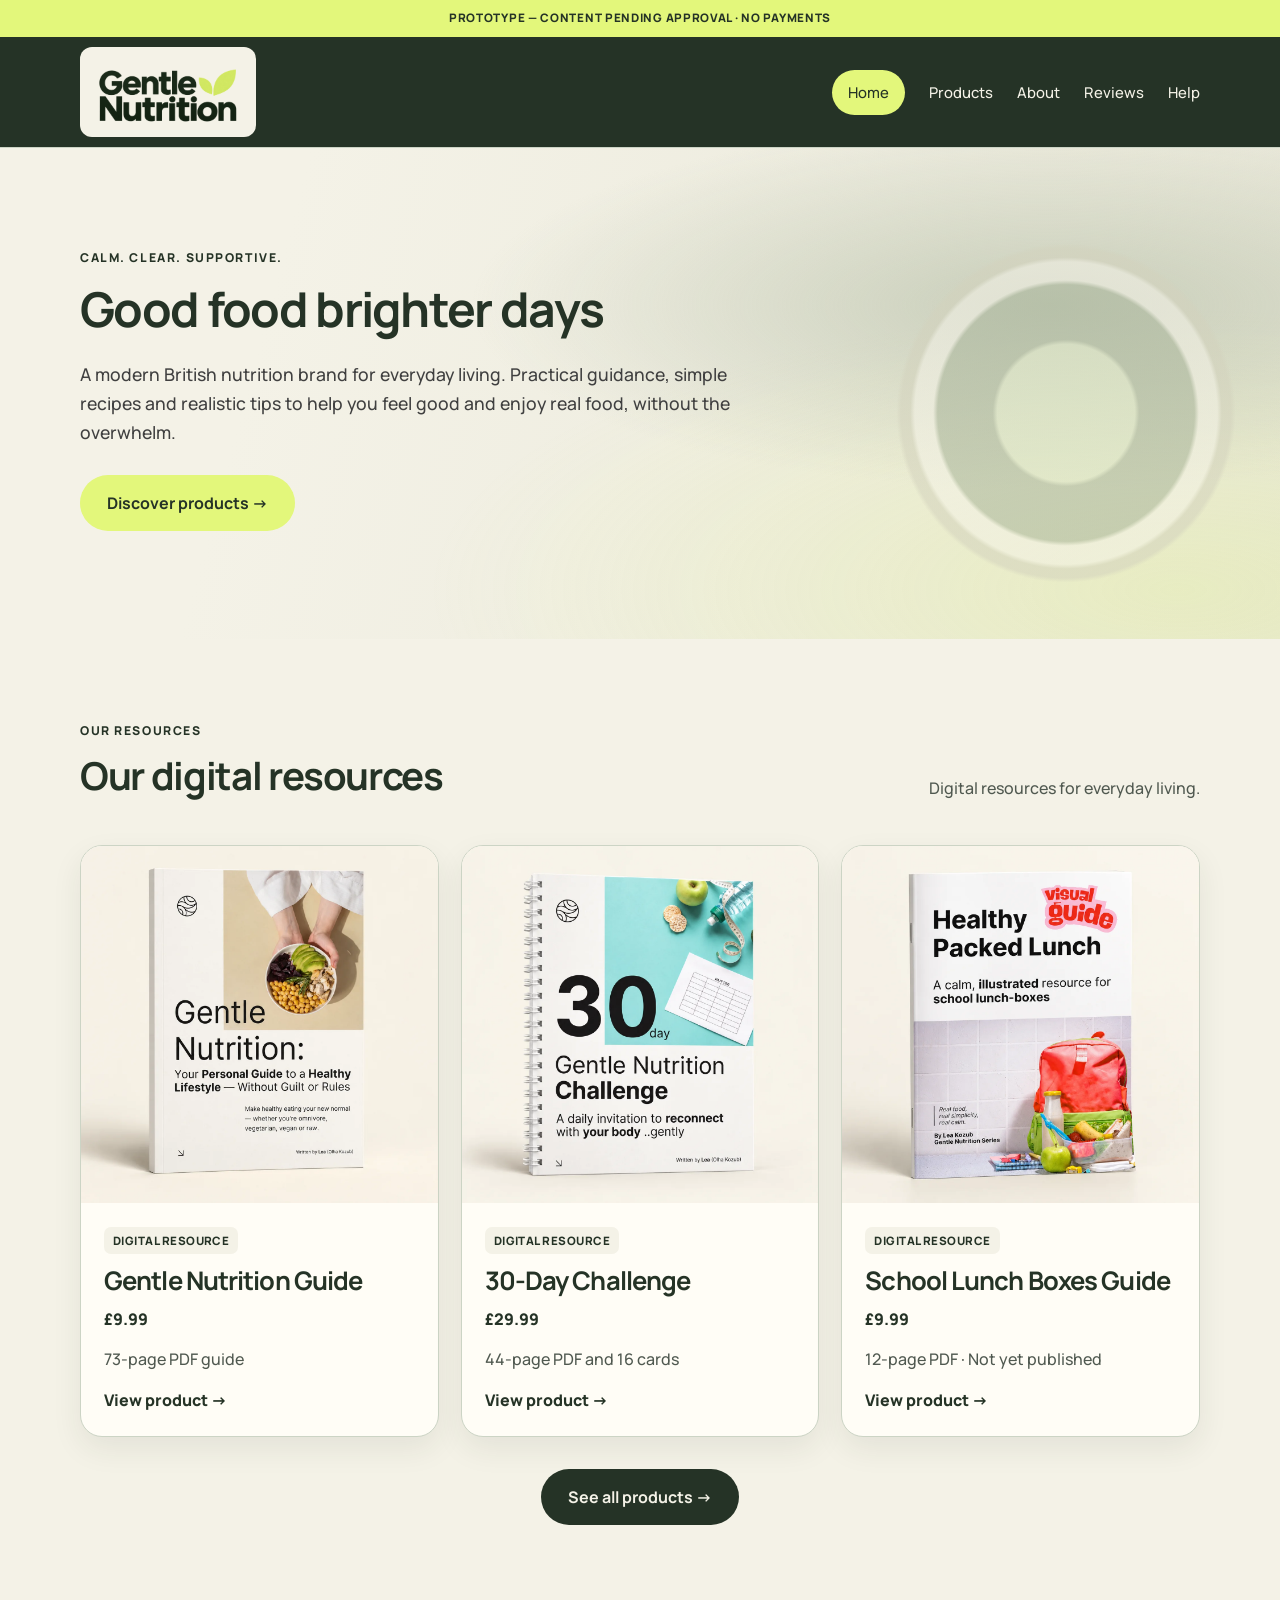
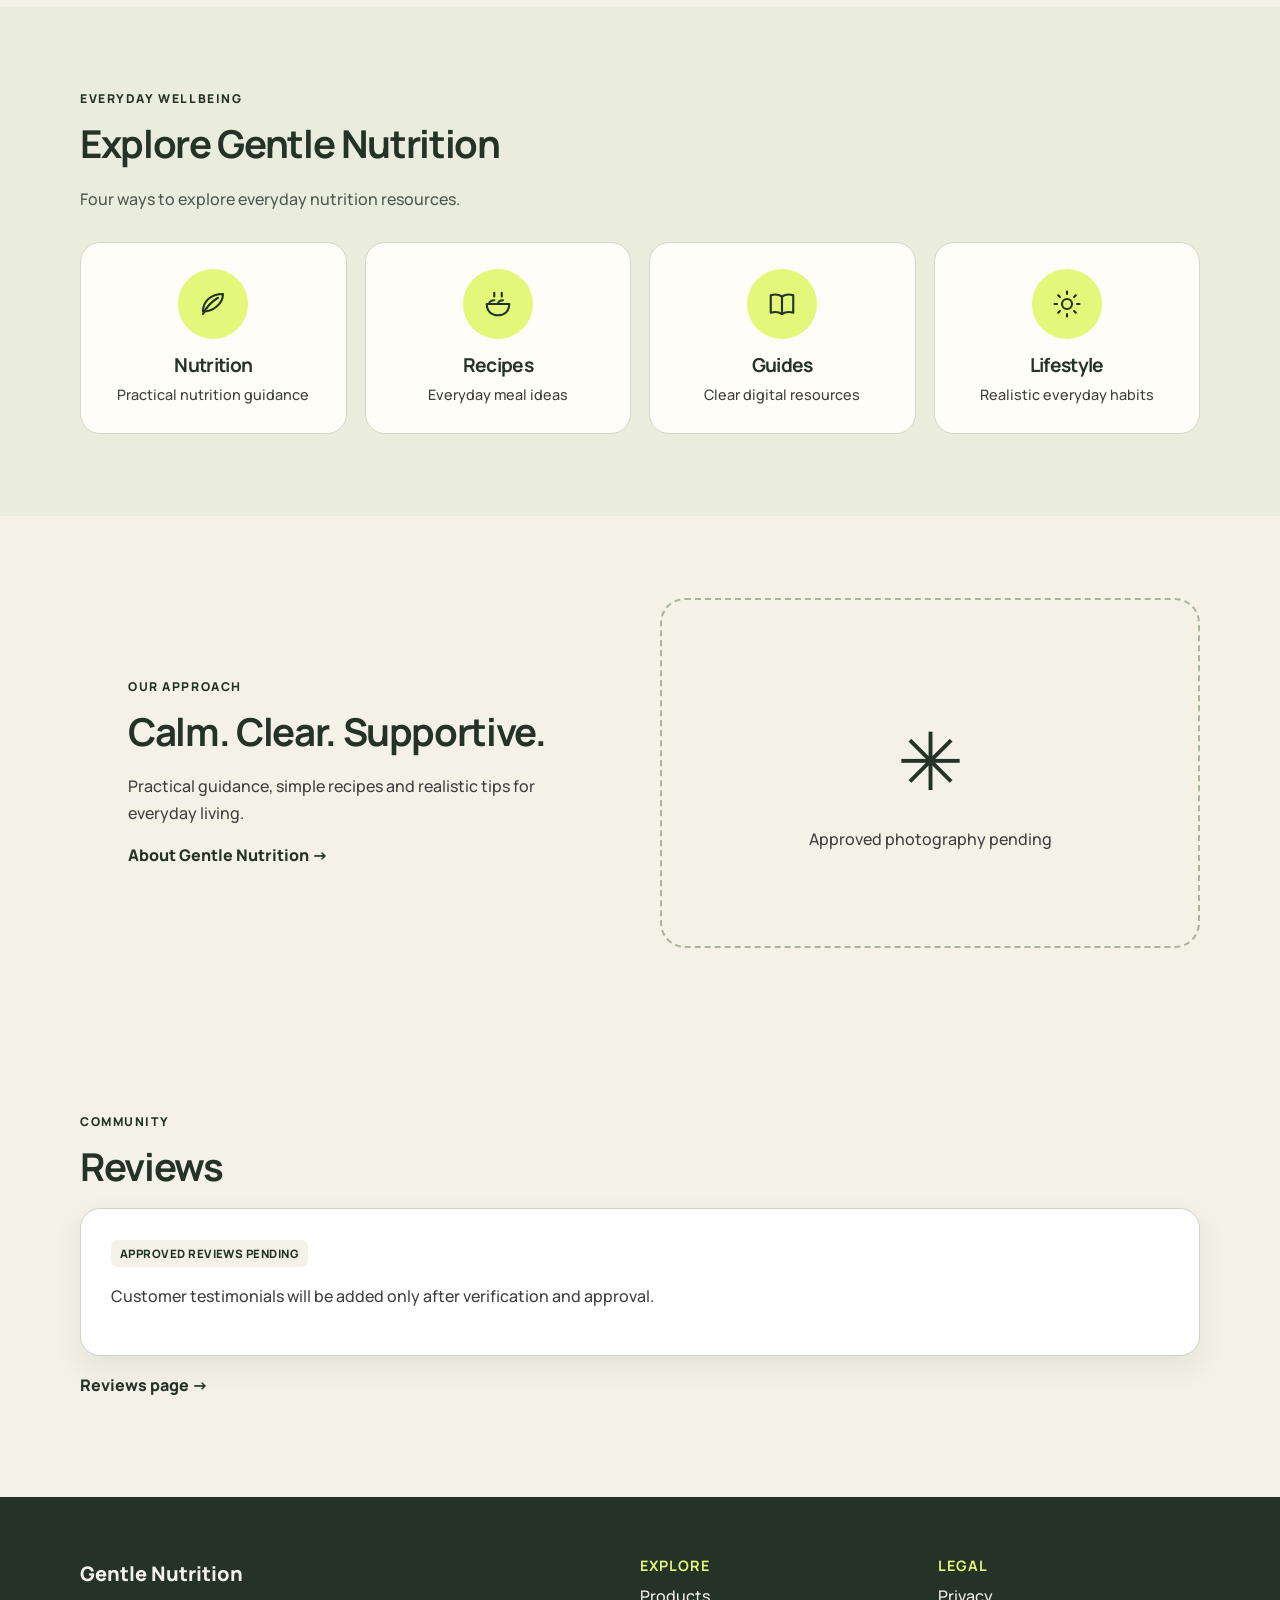
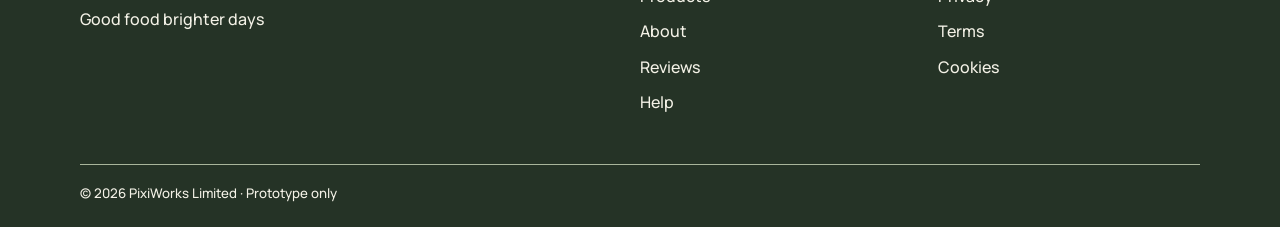
<file: index.html>
<!DOCTYPE html>
<html lang="en"><head><meta charset="utf-8"/><meta content="width=device-width,initial-scale=1" name="viewport"/><meta content="Gentle Nutrition: practical nutrition guidance and digital resources" name="description"/><title>Home | Gentle Nutrition Demo</title><link href="style.css" rel="stylesheet"/><script defer="" src="script.js"></script></head><body><a class="skip-link" href="#main">Skip to main content</a><div class="demo-banner">PROTOTYPE — CONTENT PENDING APPROVAL · NO PAYMENTS</div>
<header class="site-header"><div class="container header-inner"><a class="brand" href="index.html"><img alt="Gentle Nutrition" class="official-logo" src="assets/gentle-nutrition-official-dark-logo.png"/></a><button aria-controls="main-nav" aria-expanded="false" class="menu-toggle" type="button">☰ Menu</button><nav aria-label="Main navigation" id="main-nav"><a href="index.html" aria-current="page">Home</a><a href="products.html">Products</a><a href="about.html">About</a><a href="reviews.html">Reviews</a><a href="faq.html">Help</a></nav></div></header><main id="main"><section class="hero"><div class="container hero-content"><p class="eyebrow">CALM. CLEAR. SUPPORTIVE.</p><h1>Good food brighter days</h1><p>A modern British nutrition brand for everyday living. Practical guidance, simple recipes and realistic tips to help you feel good and enjoy real food, without the overwhelm.</p><a class="btn btn-primary" href="products.html">Discover products →</a></div></section><section class="section"><div class="container"><div class="section-heading"><div><p class="eyebrow">OUR RESOURCES</p><h2>Our digital resources</h2></div><p class="muted">Digital resources for everyday living.</p></div><div class="product-grid featured-grid"><a class="product-card" href="product.html?id=guide"><div class="cover cover-guide"><img alt="Gentle Nutrition Guide cover" class="product-cover-image" loading="lazy" src="assets/guide.webp"/></div><div class="product-card-content"><div class="tiny-label">DIGITAL RESOURCE</div><h3>Gentle Nutrition Guide</h3><p class="price-small">£9.99</p><p>73-page PDF guide</p><span class="text-link">View product →</span></div></a><a class="product-card" href="product.html?id=challenge"><div class="cover cover-challenge"><img alt="30-Day Challenge cover" class="product-cover-image" loading="lazy" src="assets/challenge.webp"/></div><div class="product-card-content"><div class="tiny-label">DIGITAL RESOURCE</div><h3>30-Day Challenge</h3><p class="price-small">£29.99</p><p>44-page PDF and 16 cards</p><span class="text-link">View product →</span></div></a><a class="product-card" href="product.html?id=lunchboxes"><div class="cover cover-lunchboxes"><img alt="School Lunch Boxes Guide cover" class="product-cover-image" loading="lazy" src="assets/lunchboxes.webp"/></div><div class="product-card-content"><div class="tiny-label">DIGITAL RESOURCE</div><h3>School Lunch Boxes Guide</h3><p class="price-small">£9.99</p><p>12-page PDF · Not yet published</p><span class="text-link">View product →</span></div></a></div><div class="centered"><a class="btn btn-secondary" href="products.html">See all products →</a></div></div></section><section class="section explore-icons" aria-labelledby="explore-heading"><div class="container"><p class="eyebrow">EVERYDAY WELLBEING</p><h2 id="explore-heading">Explore Gentle Nutrition</h2><p class="muted">Four ways to explore everyday nutrition resources.</p><div class="icon-grid"><div class="icon-topic"><span class="icon-circle"><svg viewBox="0 0 24 24" width="30" height="30" fill="none" stroke="currentColor" stroke-width="1.7" stroke-linecap="round" stroke-linejoin="round" aria-hidden="true"><path d="M20 4C10 4 4 10 4 18c8 0 16-6 16-14Z"/><path d="M4 20c3-6 7-10 12-13"/></svg></span><h3>Nutrition</h3><p>Practical nutrition guidance</p></div><div class="icon-topic"><span class="icon-circle"><svg viewBox="0 0 24 24" width="30" height="30" fill="none" stroke="currentColor" stroke-width="1.7" stroke-linecap="round" stroke-linejoin="round" aria-hidden="true"><path d="M3 12h18c0 6-4 9-9 9s-9-3-9-9Z"/><path d="M5 12c0-2 2-3 4-3m3 3c0-2 2-3 4-3M9 3v3m6-3v3"/></svg></span><h3>Recipes</h3><p>Everyday meal ideas</p></div><div class="icon-topic"><span class="icon-circle"><svg viewBox="0 0 24 24" width="30" height="30" fill="none" stroke="currentColor" stroke-width="1.7" stroke-linecap="round" stroke-linejoin="round" aria-hidden="true"><path d="M12 6c-3-2-6-2-9-1v14c3-1 6-1 9 1 3-2 6-2 9-1V5c-3-1-6-1-9 1Z"/><path d="M12 6v14"/></svg></span><h3>Guides</h3><p>Clear digital resources</p></div><div class="icon-topic"><span class="icon-circle"><svg viewBox="0 0 24 24" width="30" height="30" fill="none" stroke="currentColor" stroke-width="1.7" stroke-linecap="round" stroke-linejoin="round" aria-hidden="true"><circle cx="12" cy="12" r="4"/><path d="M12 2v2m0 16v2M4.93 4.93l1.41 1.41m11.32 11.32 1.41 1.41M2 12h2m16 0h2M4.93 19.07l1.41-1.41M17.66 6.34l1.41-1.41"/></svg></span><h3>Lifestyle</h3><p>Realistic everyday habits</p></div></div></div></section><section class="section cream-section"><div class="container split"><div class="feature-panel"><p class="eyebrow">OUR APPROACH</p><h2>Calm. Clear. Supportive.</h2><p>Practical guidance, simple recipes and realistic tips for everyday living.</p><a class="text-link" href="about.html">About Gentle Nutrition →</a></div><div class="image-placeholder"><span aria-hidden="true" class="illustration-leaf">✳</span><span>Approved photography pending</span></div></div></section><section class="section" id="reviews"><div class="container"><p class="eyebrow">COMMUNITY</p><h2>Reviews</h2><div class="review-card"><span class="draft-tag">APPROVED REVIEWS PENDING</span><p>Customer testimonials will be added only after verification and approval.</p></div><p><a class="text-link" href="reviews.html">Reviews page →</a></p></div></section></main><footer class="site-footer"><div class="container footer-grid"><div><a class="footer-brand" href="index.html">Gentle Nutrition</a><p>Good food brighter days</p></div><div><h3>EXPLORE</h3><a href="products.html">Products</a><a href="about.html">About</a><a href="reviews.html">Reviews</a><a href="faq.html">Help</a></div><div><h3>LEGAL</h3><a href="privacy.html">Privacy</a><a href="terms.html">Terms</a><a href="cookies.html">Cookies</a></div></div><div class="container footer-bottom">© <span data-year=""></span> PixiWorks Limited · Prototype only</div></footer></body></html>
</file>
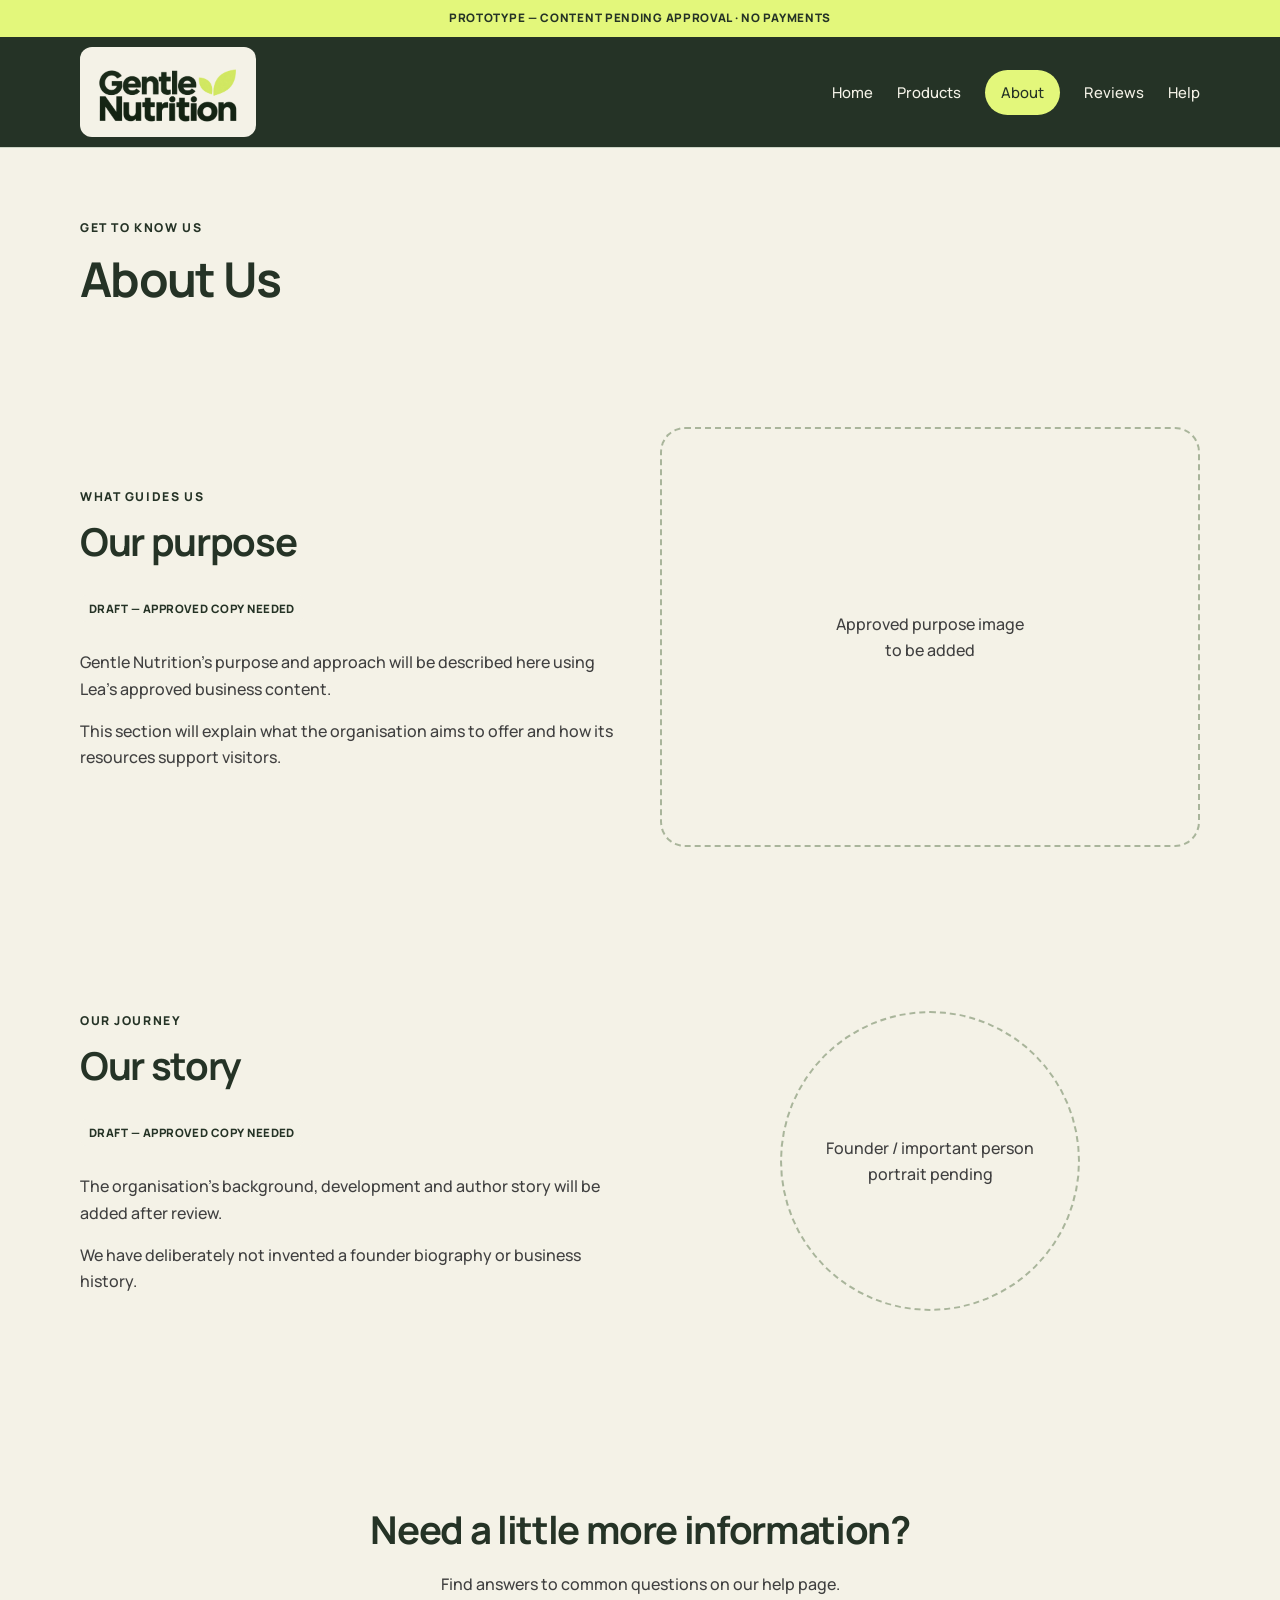
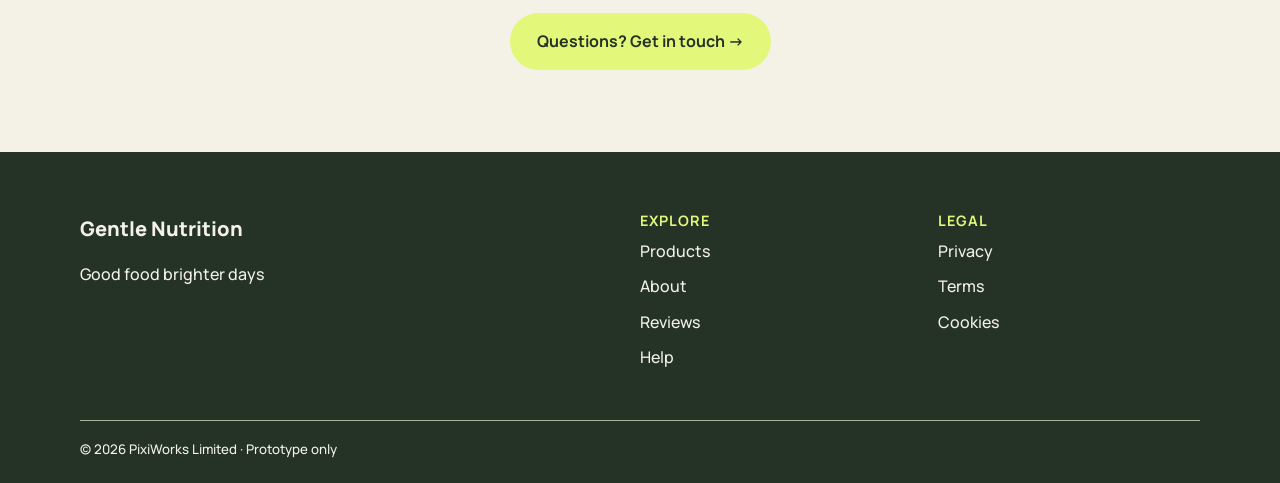
<file: about.html>
<!DOCTYPE html>
<html lang="en"><head><meta charset="utf-8"/><meta content="width=device-width,initial-scale=1" name="viewport"/><meta content="Gentle Nutrition website layout prototype based on team wireframes" name="description"/><title>About Us | Gentle Nutrition Demo</title><link href="style.css" rel="stylesheet"/><script defer="" src="script.js"></script></head><body><a class="skip-link" href="#main">Skip to main content</a><div class="demo-banner">PROTOTYPE — CONTENT PENDING APPROVAL · NO PAYMENTS</div>
<header class="site-header"><div class="container header-inner"><a class="brand" href="index.html"><img alt="Gentle Nutrition" class="official-logo" src="assets/gentle-nutrition-official-dark-logo.png"/></a><button aria-controls="main-nav" aria-expanded="false" class="menu-toggle" type="button">☰ Menu</button><nav aria-label="Main navigation" id="main-nav"><a href="index.html">Home</a><a href="products.html">Products</a><a href="about.html" aria-current="page">About</a><a href="reviews.html">Reviews</a><a href="faq.html">Help</a></nav></div></header><main id="main"><section class="page-intro"><div class="container"><p class="eyebrow">GET TO KNOW US</p><h1>About Us</h1></div></section><section class="section compact-top"><div class="container about-block"><div><p class="eyebrow">WHAT GUIDES US</p><h2>Our purpose</h2><p class="draft-tag">DRAFT — APPROVED COPY NEEDED</p><p>Gentle Nutrition's purpose and approach will be described here using Lea's approved business content.</p><p>This section will explain what the organisation aims to offer and how its resources support visitors.</p></div><div class="image-placeholder tall-image">Approved purpose image<br/>to be added</div></div></section><section class="section cream-section"><div class="container about-block"><div><p class="eyebrow">OUR JOURNEY</p><h2>Our story</h2><p class="draft-tag">DRAFT — APPROVED COPY NEEDED</p><p>The organisation's background, development and author story will be added after review.</p><p>We have deliberately not invented a founder biography or business history.</p></div><div aria-label="Placeholder for founder or important person portrait" class="portrait-placeholder" role="img">Founder / important person<br/>portrait pending</div></div></section><section class="section"><div class="container centered"><h2>Need a little more information?</h2><p>Find answers to common questions on our help page.</p><a class="btn btn-primary" href="faq.html">Questions? Get in touch →</a></div></section></main><footer class="site-footer"><div class="container footer-grid"><div><a class="footer-brand" href="index.html">Gentle Nutrition</a><p>Good food brighter days</p></div><div><h3>EXPLORE</h3><a href="products.html">Products</a><a href="about.html">About</a><a href="reviews.html">Reviews</a><a href="faq.html">Help</a></div><div><h3>LEGAL</h3><a href="privacy.html">Privacy</a><a href="terms.html">Terms</a><a href="cookies.html">Cookies</a></div></div><div class="container footer-bottom">© <span data-year=""></span> PixiWorks Limited · Prototype only</div></footer></body></html>
</file>
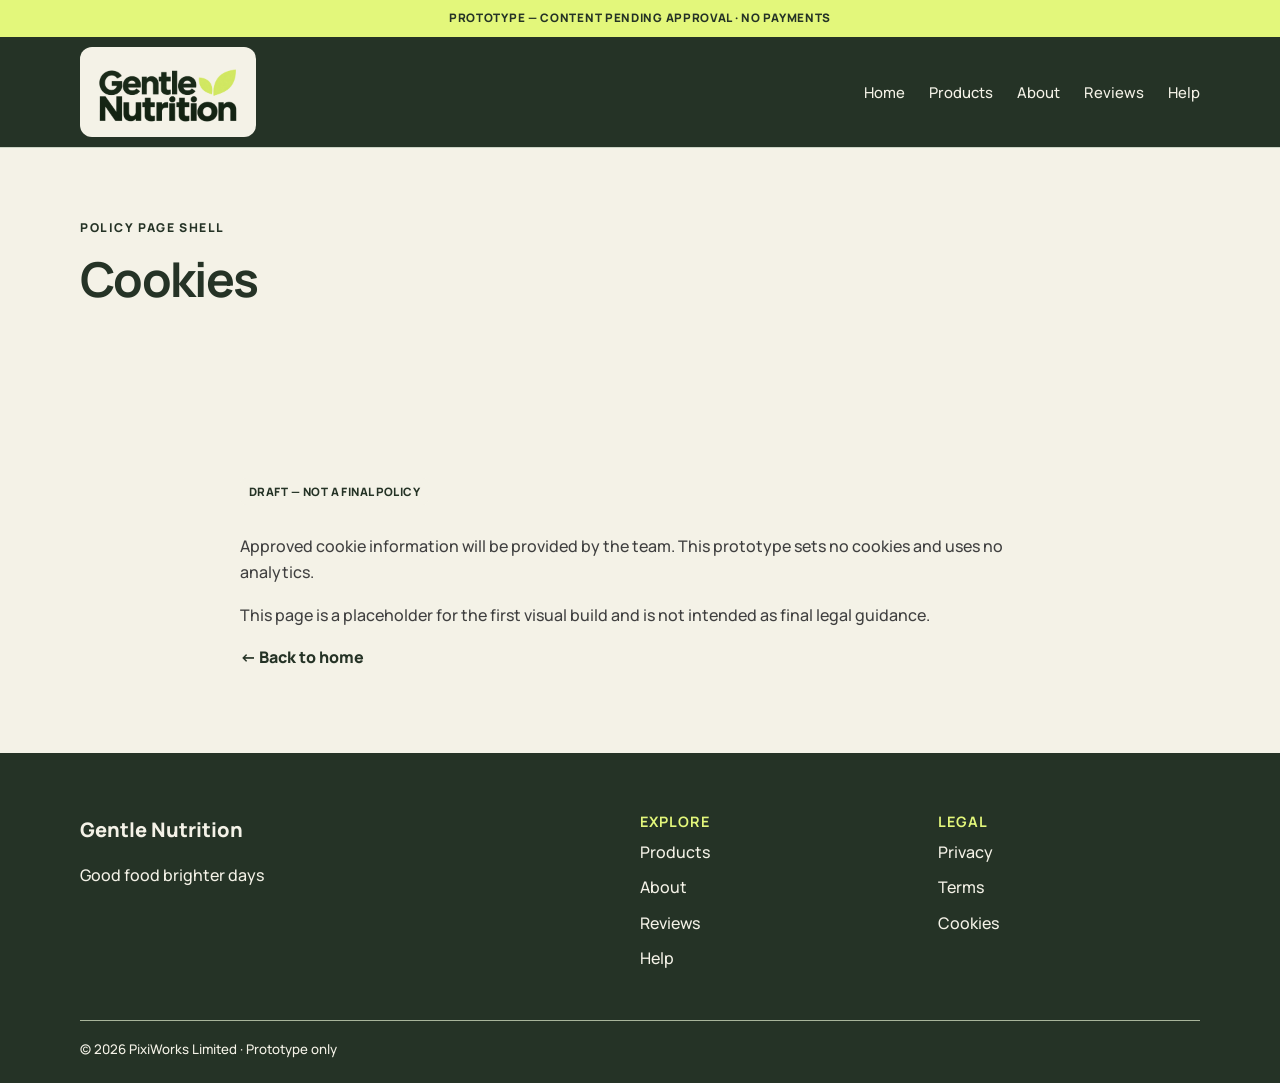
<file: cookies.html>
<!DOCTYPE html>
<html lang="en"><head><meta charset="utf-8"/><meta content="width=device-width,initial-scale=1" name="viewport"/><meta content="Gentle Nutrition website layout prototype based on team wireframes" name="description"/><title>Cookies | Gentle Nutrition Demo</title><link href="style.css" rel="stylesheet"/><script defer="" src="script.js"></script></head><body><a class="skip-link" href="#main">Skip to main content</a><div class="demo-banner">PROTOTYPE — CONTENT PENDING APPROVAL · NO PAYMENTS</div>
<header class="site-header"><div class="container header-inner"><a class="brand" href="index.html"><img alt="Gentle Nutrition" class="official-logo" src="assets/gentle-nutrition-official-dark-logo.png"/></a><button aria-controls="main-nav" aria-expanded="false" class="menu-toggle" type="button">☰ Menu</button><nav aria-label="Main navigation" id="main-nav"><a href="index.html">Home</a><a href="products.html">Products</a><a href="about.html">About</a><a href="reviews.html">Reviews</a><a href="faq.html">Help</a></nav></div></header><main id="main"><section class="page-intro"><div class="container"><p class="eyebrow">POLICY PAGE SHELL</p><h1>Cookies</h1></div></section><section class="section"><div class="container narrow"><p class="draft-tag">DRAFT — NOT A FINAL POLICY</p><p>Approved cookie information will be provided by the team. This prototype sets no cookies and uses no analytics.</p><p>This page is a placeholder for the first visual build and is not intended as final legal guidance.</p><a class="text-link" href="index.html">← Back to home</a></div></section></main><footer class="site-footer"><div class="container footer-grid"><div><a class="footer-brand" href="index.html">Gentle Nutrition</a><p>Good food brighter days</p></div><div><h3>EXPLORE</h3><a href="products.html">Products</a><a href="about.html">About</a><a href="reviews.html">Reviews</a><a href="faq.html">Help</a></div><div><h3>LEGAL</h3><a href="privacy.html">Privacy</a><a href="terms.html">Terms</a><a href="cookies.html">Cookies</a></div></div><div class="container footer-bottom">© <span data-year=""></span> PixiWorks Limited · Prototype only</div></footer></body></html>
</file>
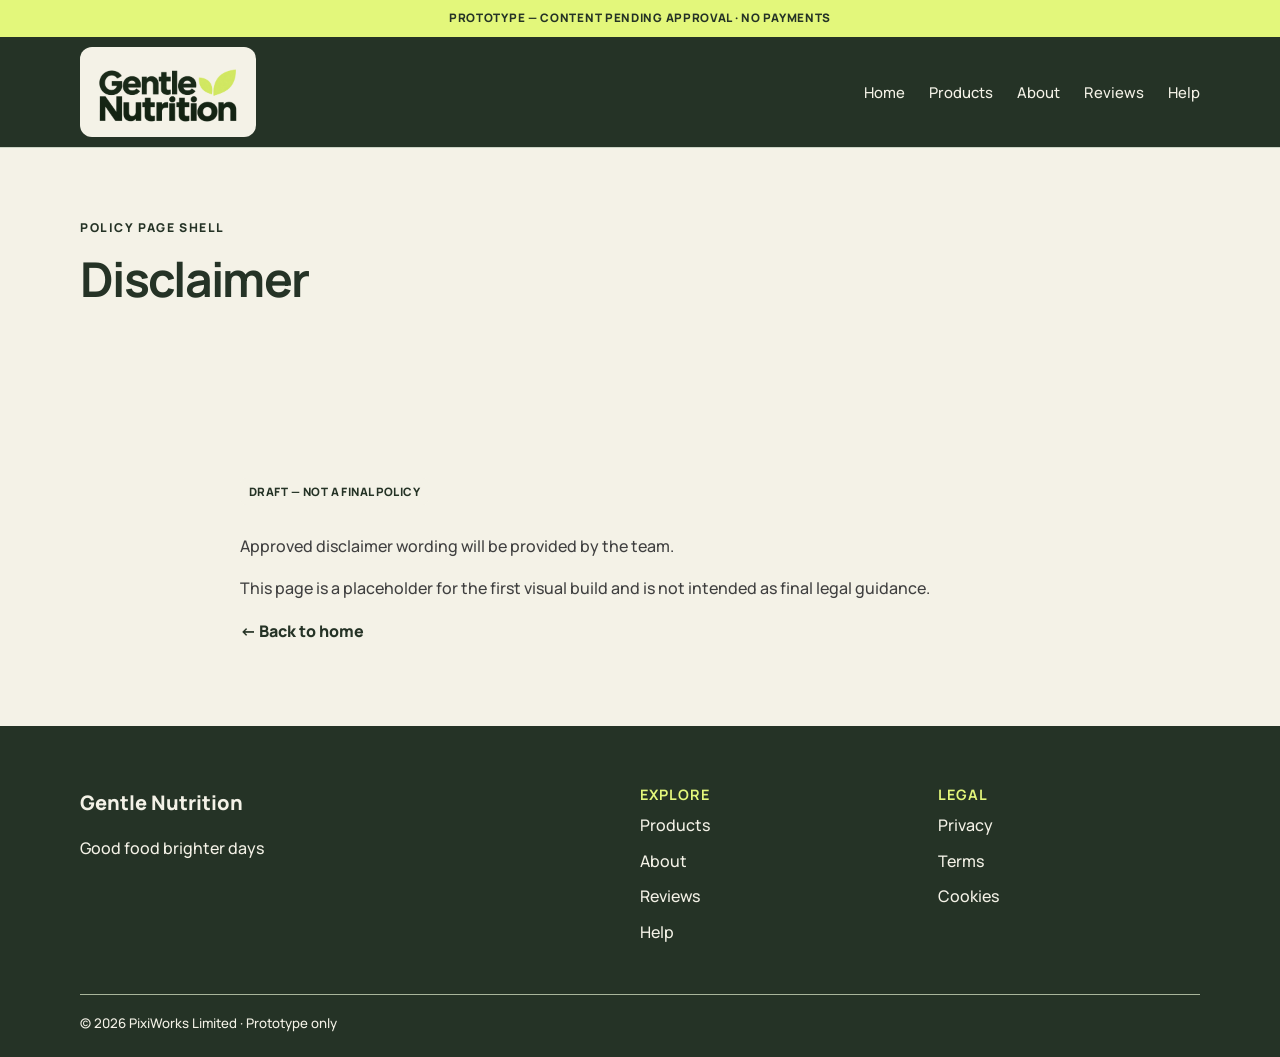
<file: disclaimer.html>
<!DOCTYPE html>
<html lang="en"><head><meta charset="utf-8"/><meta content="width=device-width,initial-scale=1" name="viewport"/><meta content="Gentle Nutrition website layout prototype based on team wireframes" name="description"/><title>Disclaimer | Gentle Nutrition Demo</title><link href="style.css" rel="stylesheet"/><script defer="" src="script.js"></script></head><body><a class="skip-link" href="#main">Skip to main content</a><div class="demo-banner">PROTOTYPE — CONTENT PENDING APPROVAL · NO PAYMENTS</div>
<header class="site-header"><div class="container header-inner"><a class="brand" href="index.html"><img alt="Gentle Nutrition" class="official-logo" src="assets/gentle-nutrition-official-dark-logo.png"/></a><button aria-controls="main-nav" aria-expanded="false" class="menu-toggle" type="button">☰ Menu</button><nav aria-label="Main navigation" id="main-nav"><a href="index.html">Home</a><a href="products.html">Products</a><a href="about.html">About</a><a href="reviews.html">Reviews</a><a href="faq.html">Help</a></nav></div></header><main id="main"><section class="page-intro"><div class="container"><p class="eyebrow">POLICY PAGE SHELL</p><h1>Disclaimer</h1></div></section><section class="section"><div class="container narrow"><p class="draft-tag">DRAFT — NOT A FINAL POLICY</p><p>Approved disclaimer wording will be provided by the team.</p><p>This page is a placeholder for the first visual build and is not intended as final legal guidance.</p><a class="text-link" href="index.html">← Back to home</a></div></section></main><footer class="site-footer"><div class="container footer-grid"><div><a class="footer-brand" href="index.html">Gentle Nutrition</a><p>Good food brighter days</p></div><div><h3>EXPLORE</h3><a href="products.html">Products</a><a href="about.html">About</a><a href="reviews.html">Reviews</a><a href="faq.html">Help</a></div><div><h3>LEGAL</h3><a href="privacy.html">Privacy</a><a href="terms.html">Terms</a><a href="cookies.html">Cookies</a></div></div><div class="container footer-bottom">© <span data-year=""></span> PixiWorks Limited · Prototype only</div></footer></body></html>
</file>
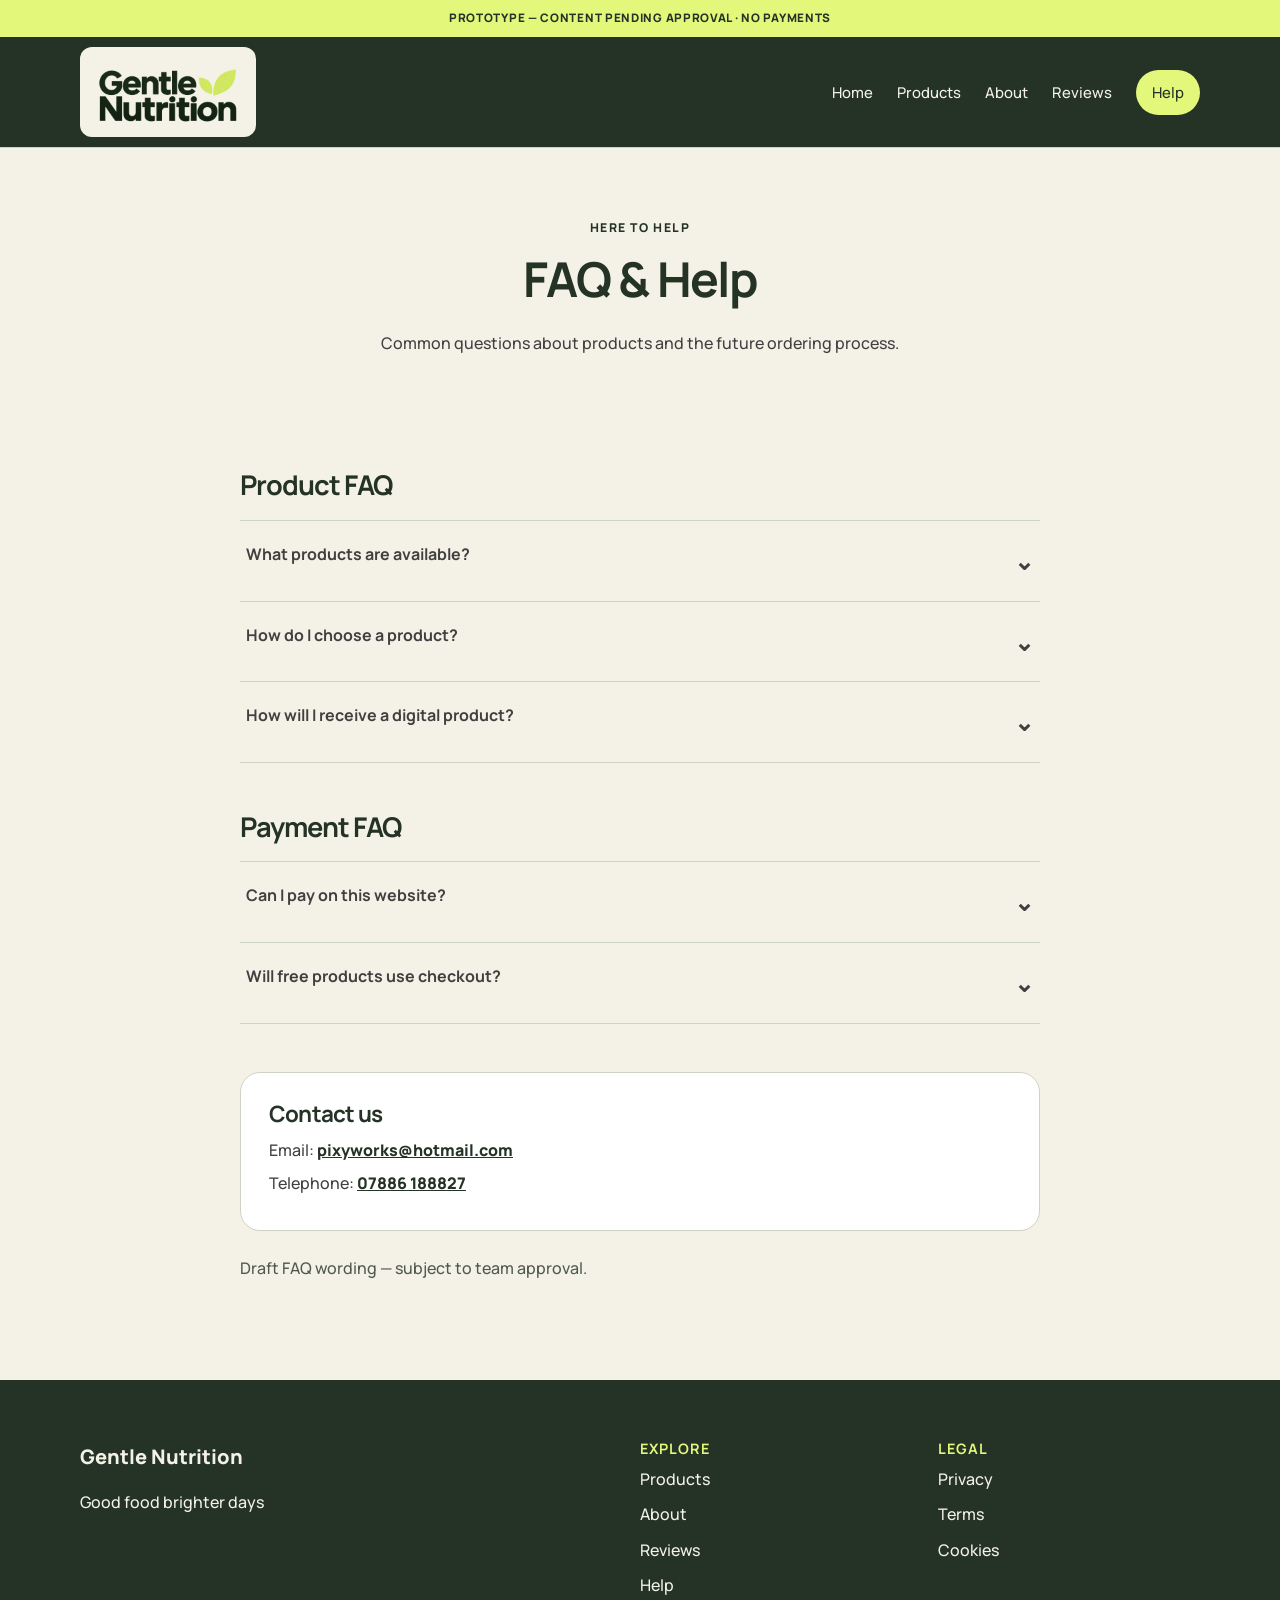
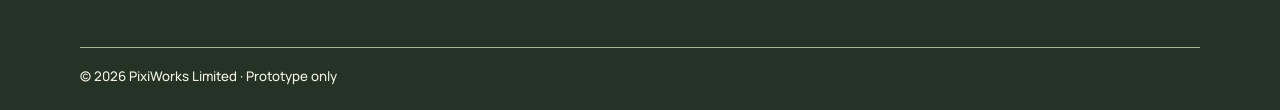
<file: faq.html>
<!DOCTYPE html>
<html lang="en"><head><meta charset="utf-8"/><meta content="width=device-width,initial-scale=1" name="viewport"/><meta content="Gentle Nutrition website layout prototype based on team wireframes" name="description"/><title>FAQ &amp; Help | Gentle Nutrition Demo</title><link href="style.css" rel="stylesheet"/><script defer="" src="script.js"></script></head><body><a class="skip-link" href="#main">Skip to main content</a><div class="demo-banner">PROTOTYPE — CONTENT PENDING APPROVAL · NO PAYMENTS</div>
<header class="site-header"><div class="container header-inner"><a class="brand" href="index.html"><img alt="Gentle Nutrition" class="official-logo" src="assets/gentle-nutrition-official-dark-logo.png"/></a><button aria-controls="main-nav" aria-expanded="false" class="menu-toggle" type="button">☰ Menu</button><nav aria-label="Main navigation" id="main-nav"><a href="index.html">Home</a><a href="products.html">Products</a><a href="about.html">About</a><a href="reviews.html">Reviews</a><a href="faq.html" aria-current="page">Help</a></nav></div></header><main id="main"><section class="page-intro faq-intro"><div class="container"><p class="eyebrow">HERE TO HELP</p><h1>FAQ &amp; Help</h1><p>Common questions about products and the future ordering process.</p></div></section><section class="section compact-top"><div class="container narrow"><section class="faq-group"><h2>Product FAQ</h2><details class="faq-item"><summary>What products are available?<span aria-hidden="true" class="faq-chevron">⌄</span></summary><div class="faq-answer"><p>The demo lists three paid digital products and one free Constructors offer. Approved details will be added later.</p></div></details><details class="faq-item"><summary>How do I choose a product?<span aria-hidden="true" class="faq-chevron">⌄</span></summary><div class="faq-answer"><p>Review each demonstration product page. Product guidance and suitability information still require approval.</p></div></details><details class="faq-item"><summary>How will I receive a digital product?<span aria-hidden="true" class="faq-chevron">⌄</span></summary><div class="faq-answer"><p>Digital delivery is not active in this demonstration. The approved delivery process will be implemented in a later stage.</p></div></details></section><section class="faq-group"><h2>Payment FAQ</h2><details class="faq-item"><summary>Can I pay on this website?<span aria-hidden="true" class="faq-chevron">⌄</span></summary><div class="faq-answer"><p>No. This is a visual demonstration. Live Stripe checkout has not been implemented.</p></div></details><details class="faq-item"><summary>Will free products use checkout?<span aria-hidden="true" class="faq-chevron">⌄</span></summary><div class="faq-answer"><p>The current project plan is for intended product orders, including free orders, to use Stripe in a later stage.</p></div></details></section><section class="contact-card" aria-labelledby="contact-heading"><h2 id="contact-heading">Contact us</h2><p>Email: <a href="mailto:pixyworks@hotmail.com">pixyworks@hotmail.com</a></p><p>Telephone: <a href="tel:+447886188827">07886 188827</a></p></section><p class="muted">Draft FAQ wording — subject to team approval.</p></div></section></main><footer class="site-footer"><div class="container footer-grid"><div><a class="footer-brand" href="index.html">Gentle Nutrition</a><p>Good food brighter days</p></div><div><h3>EXPLORE</h3><a href="products.html">Products</a><a href="about.html">About</a><a href="reviews.html">Reviews</a><a href="faq.html">Help</a></div><div><h3>LEGAL</h3><a href="privacy.html">Privacy</a><a href="terms.html">Terms</a><a href="cookies.html">Cookies</a></div></div><div class="container footer-bottom">© <span data-year=""></span> PixiWorks Limited · Prototype only</div></footer></body></html>
</file>
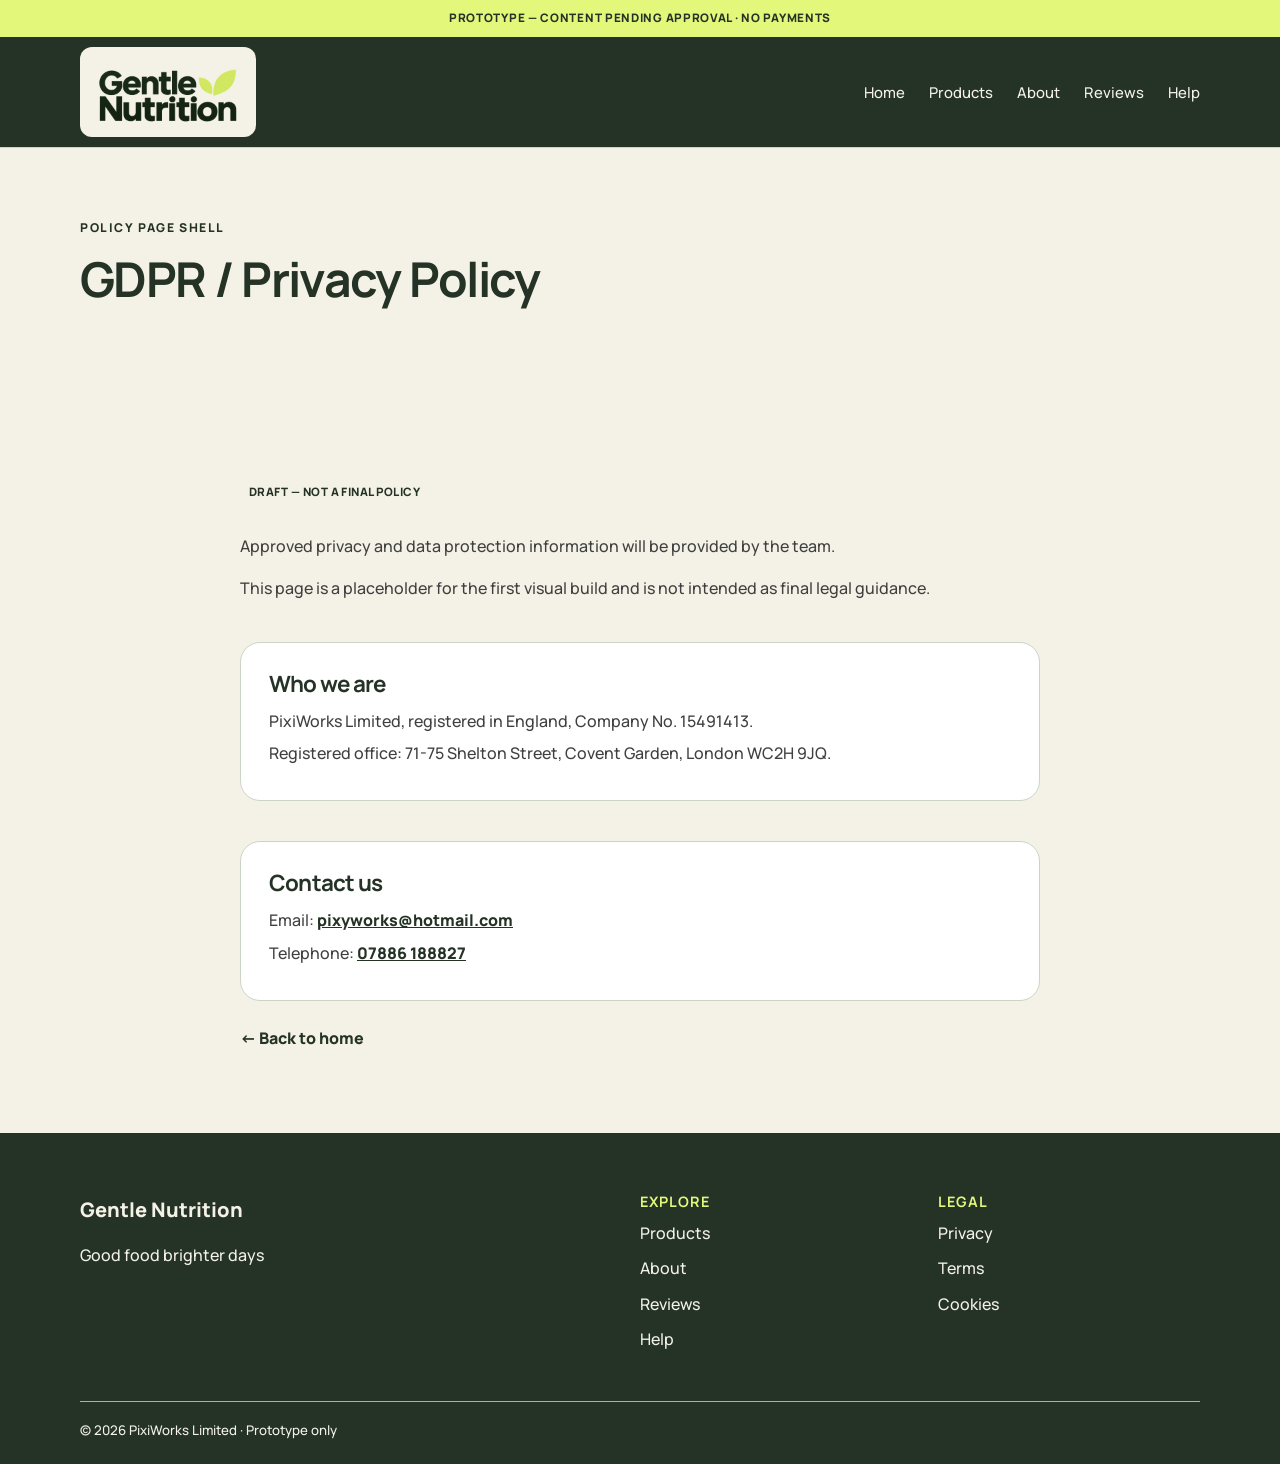
<file: privacy.html>
<!DOCTYPE html>
<html lang="en"><head><meta charset="utf-8"/><meta content="width=device-width,initial-scale=1" name="viewport"/><meta content="Gentle Nutrition website layout prototype based on team wireframes" name="description"/><title>GDPR / Privacy Policy | Gentle Nutrition Demo</title><link href="style.css" rel="stylesheet"/><script defer="" src="script.js"></script></head><body><a class="skip-link" href="#main">Skip to main content</a><div class="demo-banner">PROTOTYPE — CONTENT PENDING APPROVAL · NO PAYMENTS</div>
<header class="site-header"><div class="container header-inner"><a class="brand" href="index.html"><img alt="Gentle Nutrition" class="official-logo" src="assets/gentle-nutrition-official-dark-logo.png"/></a><button aria-controls="main-nav" aria-expanded="false" class="menu-toggle" type="button">☰ Menu</button><nav aria-label="Main navigation" id="main-nav"><a href="index.html">Home</a><a href="products.html">Products</a><a href="about.html">About</a><a href="reviews.html">Reviews</a><a href="faq.html">Help</a></nav></div></header><main id="main"><section class="page-intro"><div class="container"><p class="eyebrow">POLICY PAGE SHELL</p><h1>GDPR / Privacy Policy</h1></div></section><section class="section"><div class="container narrow"><p class="draft-tag">DRAFT — NOT A FINAL POLICY</p><p>Approved privacy and data protection information will be provided by the team.</p><p>This page is a placeholder for the first visual build and is not intended as final legal guidance.</p><section class="contact-card" aria-labelledby="company-heading"><h2 id="company-heading">Who we are</h2><p>PixiWorks Limited, registered in England, Company No. 15491413.</p><p>Registered office: 71-75 Shelton Street, Covent Garden, London WC2H 9JQ.</p></section><section class="contact-card" aria-labelledby="contact-heading"><h2 id="contact-heading">Contact us</h2><p>Email: <a href="mailto:pixyworks@hotmail.com">pixyworks@hotmail.com</a></p><p>Telephone: <a href="tel:+447886188827">07886 188827</a></p></section><a class="text-link" href="index.html">← Back to home</a></div></section></main><footer class="site-footer"><div class="container footer-grid"><div><a class="footer-brand" href="index.html">Gentle Nutrition</a><p>Good food brighter days</p></div><div><h3>EXPLORE</h3><a href="products.html">Products</a><a href="about.html">About</a><a href="reviews.html">Reviews</a><a href="faq.html">Help</a></div><div><h3>LEGAL</h3><a href="privacy.html">Privacy</a><a href="terms.html">Terms</a><a href="cookies.html">Cookies</a></div></div><div class="container footer-bottom">© <span data-year=""></span> PixiWorks Limited · Prototype only</div></footer></body></html>
</file>
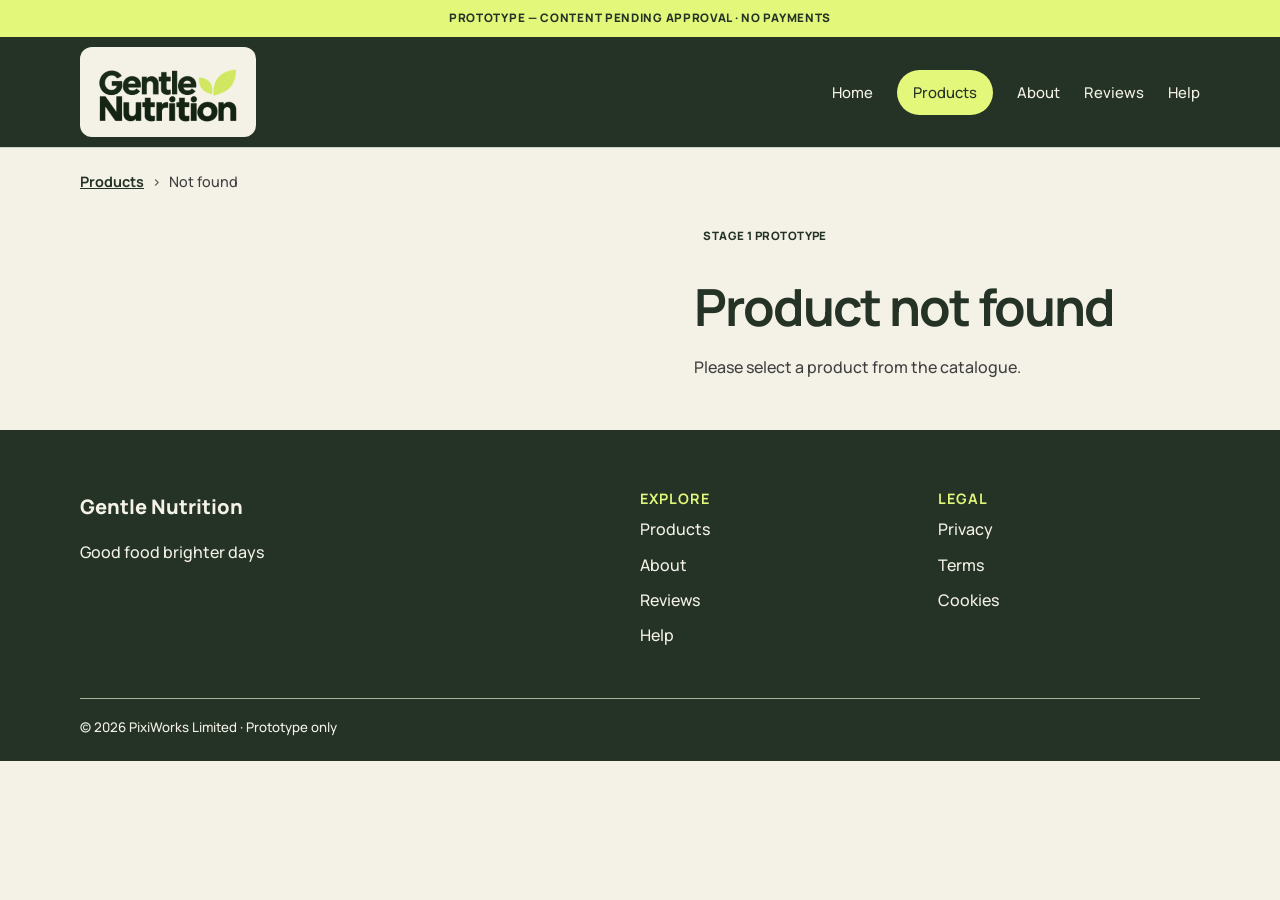
<file: product.html>
<!DOCTYPE html>
<html lang="en"><head><meta charset="utf-8"/><meta content="width=device-width,initial-scale=1" name="viewport"/><meta content="Gentle Nutrition: practical nutrition guidance and digital resources" name="description"/><title>Product details | Gentle Nutrition Demo</title><link href="style.css" rel="stylesheet"/><script defer="" src="script.js"></script></head><body class="product-page"><a class="skip-link" href="#main">Skip to main content</a><div class="demo-banner">PROTOTYPE — CONTENT PENDING APPROVAL · NO PAYMENTS</div>
<header class="site-header"><div class="container header-inner"><a class="brand" href="index.html"><img alt="Gentle Nutrition" class="official-logo" src="assets/gentle-nutrition-official-dark-logo.png"/></a><button aria-controls="main-nav" aria-expanded="false" class="menu-toggle" type="button">☰ Menu</button><nav aria-label="Main navigation" id="main-nav"><a href="index.html">Home</a><a href="products.html" aria-current="page">Products</a><a href="about.html">About</a><a href="reviews.html">Reviews</a><a href="faq.html">Help</a></nav></div></header><main id="main">
<div class="container"><nav class="crumbs" aria-label="Breadcrumb"><ol><li><a href="products.html">Products</a></li><li id="crumb-name" aria-current="page">Product</li></ol></nav></div>
<section class="pdp-hero"><div class="container product-detail">
<div id="detail-cover"></div>
<div class="detail-content">
<p class="draft-tag">STAGE 1 PROTOTYPE</p>
<h1 id="detail-name">Product</h1>
<p class="hero-headline" id="detail-headline"></p>
<p class="detail-price" id="detail-price"></p>
<p class="rating-row"><span class="stars" aria-hidden="true">☆☆☆☆☆</span> <span class="muted">No ratings yet</span> <a id="view-reviews" href="#reviews">(view reviews)</a></p>
<p id="detail-description"></p>
<div class="pdp-rest">
<p><strong>Who it’s for:</strong> <span class="draft-tag">TO BE CONFIRMED</span></p>
<p><strong>Contents:</strong> <span id="detail-contents"></span></p>
<p class="benefits-title"><strong>Benefits</strong> <span class="draft-tag">APPROVED COPY NEEDED</span></p>
<ul class="benefits"><li>Benefit to be confirmed</li><li>Benefit to be confirmed</li><li>Benefit to be confirmed</li></ul>
<button class="btn btn-primary wide-btn" disabled="" type="button">Demo — payment coming soon</button>
<p class="muted center-text">No payment, account, or personal information is collected.</p>
</div>
</div>
</div></section>
<div class="container pdp-extra">
<details class="acc acc-usage" open=""><summary>Usage and specifications<span class="acc-chevron" aria-hidden="true">▾</span></summary><div class="acc-body"><p id="detail-format"></p><p>Personal use only — not for resale or redistribution.</p><p class="draft-tag">SPECIFICATIONS PENDING APPROVAL</p></div></details>
<details class="acc acc-delivery" open=""><summary>Delivery method<span class="acc-chevron" aria-hidden="true">▾</span></summary><div class="acc-body"><p id="detail-delivery"></p></div></details>
<section class="carousel" aria-roledescription="carousel" aria-label="Product preview"><div class="carousel-stage"><div class="slide side" id="slide-prev" aria-hidden="true"></div><button class="carousel-btn" id="car-prev" aria-label="Previous preview" type="button">‹</button><div class="slide current" id="slide-cur"></div><button class="carousel-btn" id="car-next" aria-label="Next preview" type="button">›</button><div class="slide side" id="slide-next" aria-hidden="true"></div></div><p class="muted center-text" id="car-status" role="status"></p></section>
<details class="acc acc-reviews" id="reviews" open=""><summary>User Reviews<span class="acc-chevron" aria-hidden="true">▾</span></summary><div class="acc-body"><h2 class="sr-only">User reviews</h2><p class="draft-tag">APPROVED REVIEWS PENDING</p><p class="muted">Layout placeholders only. No example or invented reviews are shown.</p>
<div class="reviews-grid"><article class="review-card pdp-review"><p class="stars" aria-hidden="true">☆☆☆☆☆</p><p>Verified review pending.</p></article><article class="review-card pdp-review"><p class="stars" aria-hidden="true">☆☆☆☆☆</p><p>Verified review pending.</p></article><article class="review-card pdp-review"><p class="stars" aria-hidden="true">☆☆☆☆☆</p><p>Verified review pending.</p></article><article class="review-card pdp-review"><p class="stars" aria-hidden="true">☆☆☆☆☆</p><p>Verified review pending.</p></article>
<article class="review-card pdp-review review-extra" hidden=""><p class="stars" aria-hidden="true">☆☆☆☆☆</p><p>Verified review pending.</p></article><article class="review-card pdp-review review-extra" hidden=""><p class="stars" aria-hidden="true">☆☆☆☆☆</p><p>Verified review pending.</p></article><article class="review-card pdp-review review-extra" hidden=""><p class="stars" aria-hidden="true">☆☆☆☆☆</p><p>Verified review pending.</p></article><article class="review-card pdp-review review-extra" hidden=""><p class="stars" aria-hidden="true">☆☆☆☆☆</p><p>Verified review pending.</p></article></div>
<p class="review-more"><button class="btn btn-secondary" id="reviews-more" aria-expanded="false" type="button">View more reviews</button></p></div></details>
<section class="recs" aria-labelledby="recs-heading"><h2 id="recs-heading">You may also like…</h2><div class="recs-grid" id="recs-grid"></div></section>
</div>
</main><div class="buy-bar" id="buy-bar"><div class="container"><button class="btn btn-primary" id="buy-bar-btn" disabled="" type="button">Demo — payment coming soon</button></div></div><footer class="site-footer"><div class="container footer-grid"><div><a class="footer-brand" href="index.html">Gentle Nutrition</a><p>Good food brighter days</p></div><div><h3>EXPLORE</h3><a href="products.html">Products</a><a href="about.html">About</a><a href="reviews.html">Reviews</a><a href="faq.html">Help</a></div><div><h3>LEGAL</h3><a href="privacy.html">Privacy</a><a href="terms.html">Terms</a><a href="cookies.html">Cookies</a></div></div><div class="container footer-bottom">© <span data-year=""></span> PixiWorks Limited · Prototype only</div></footer></body></html>
</file>
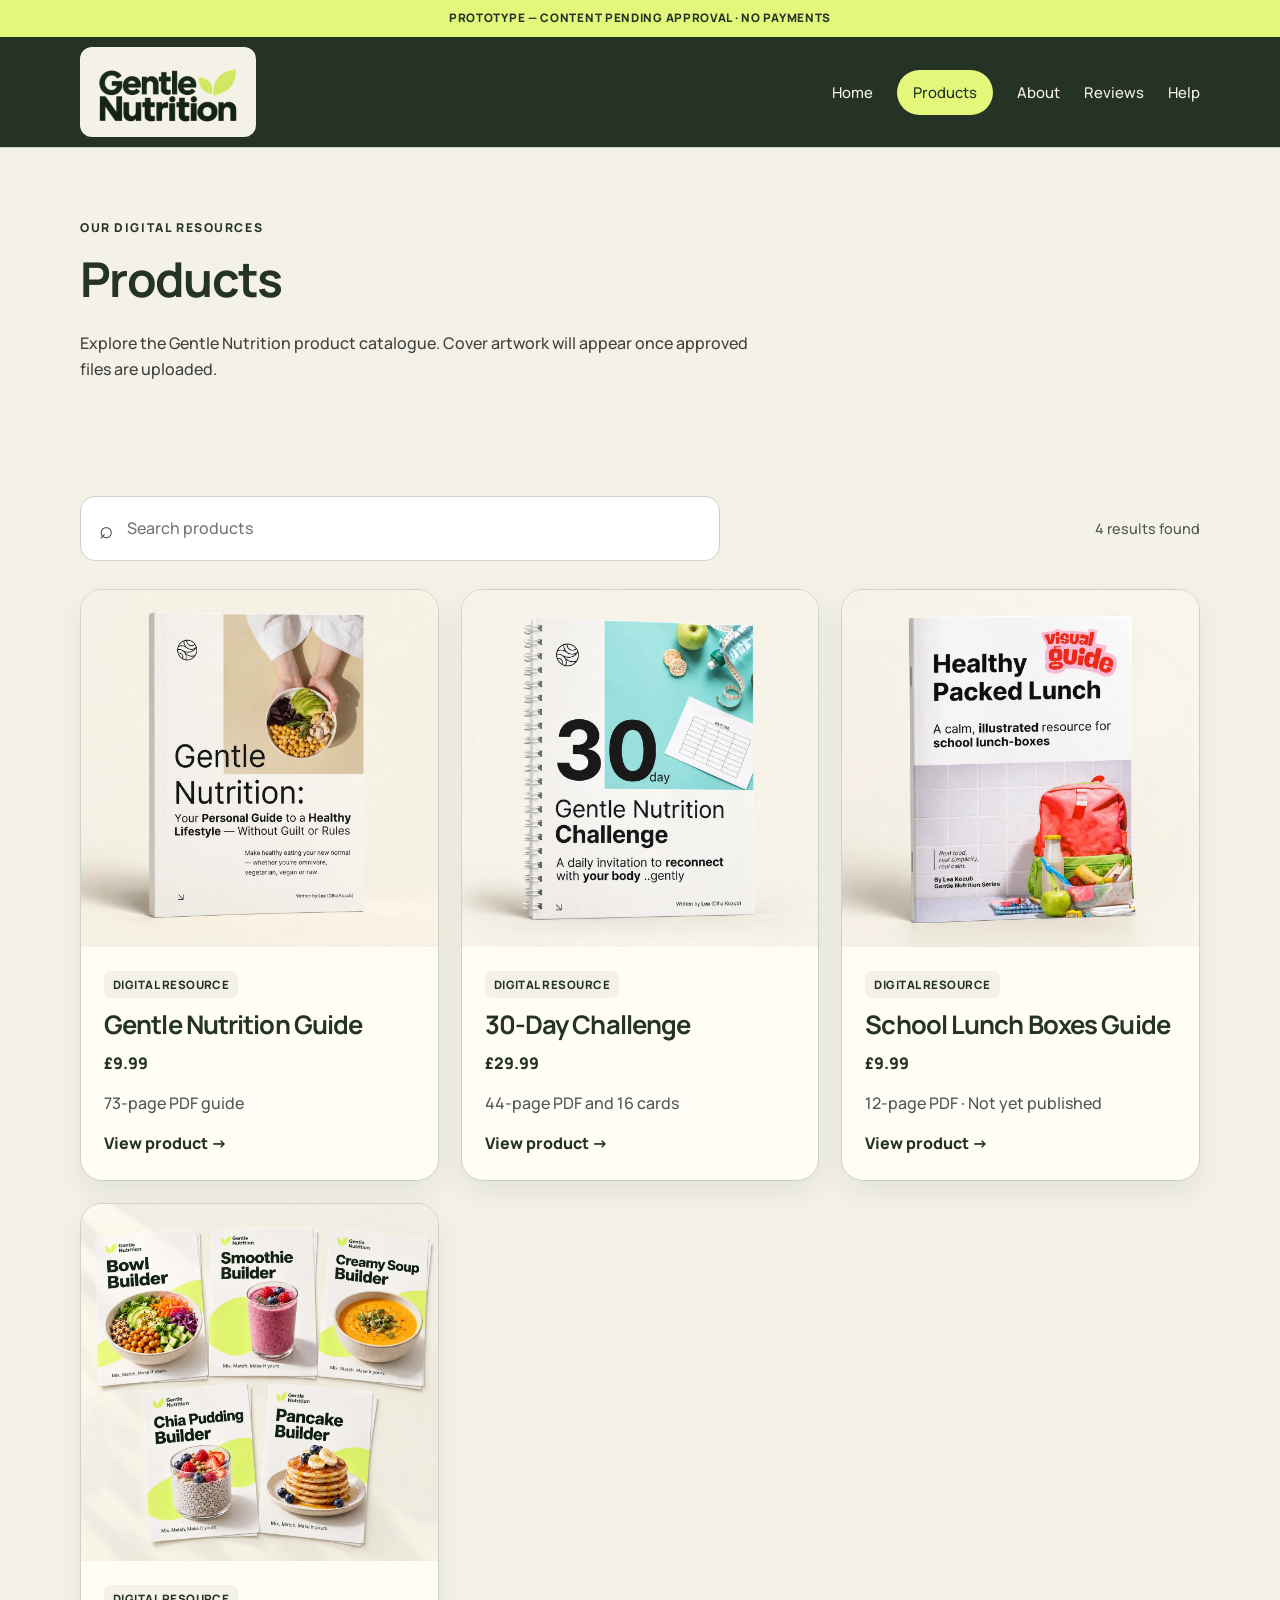
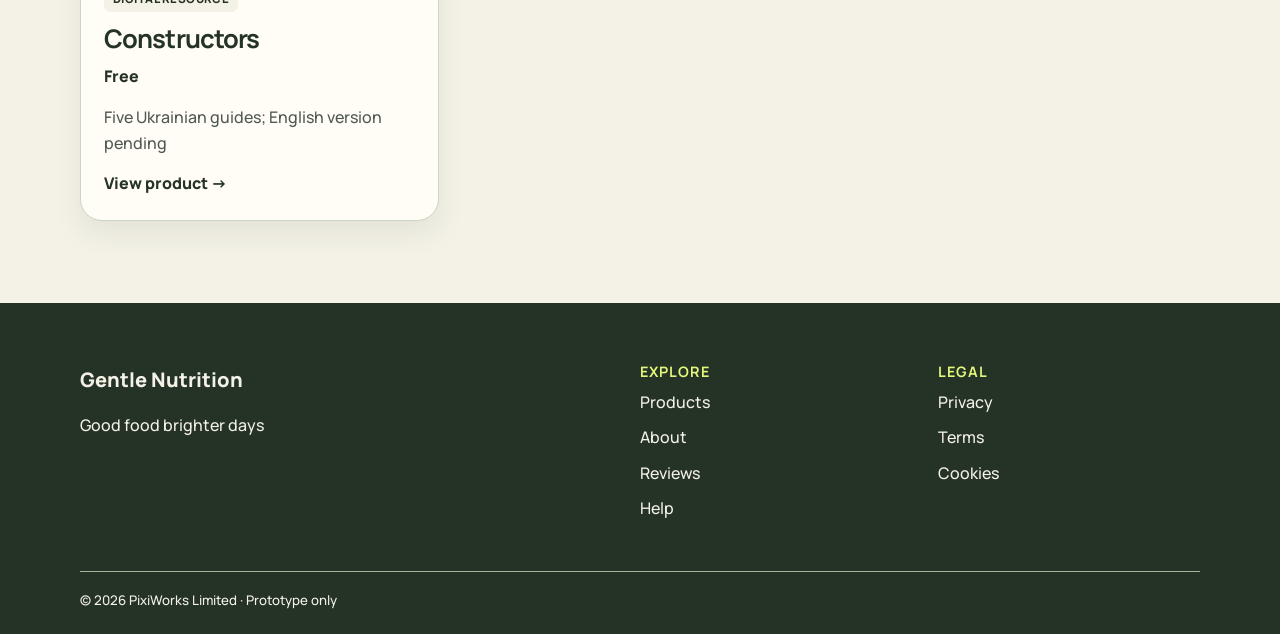
<file: products.html>
<!DOCTYPE html>
<html lang="en"><head><meta charset="utf-8"/><meta content="width=device-width,initial-scale=1" name="viewport"/><meta content="Gentle Nutrition: practical nutrition guidance and digital resources" name="description"/><title>Products | Gentle Nutrition Demo</title><link href="style.css" rel="stylesheet"/><script defer="" src="script.js"></script></head><body><a class="skip-link" href="#main">Skip to main content</a><div class="demo-banner">PROTOTYPE — CONTENT PENDING APPROVAL · NO PAYMENTS</div>
<header class="site-header"><div class="container header-inner"><a class="brand" href="index.html"><img alt="Gentle Nutrition" class="official-logo" src="assets/gentle-nutrition-official-dark-logo.png"/></a><button aria-controls="main-nav" aria-expanded="false" class="menu-toggle" type="button">☰ Menu</button><nav aria-label="Main navigation" id="main-nav"><a href="index.html">Home</a><a href="products.html" aria-current="page">Products</a><a href="about.html">About</a><a href="reviews.html">Reviews</a><a href="faq.html">Help</a></nav></div></header><main id="main"><section class="page-intro"><div class="container"><p class="eyebrow">OUR DIGITAL RESOURCES</p><h1>Products</h1><p>Explore the Gentle Nutrition product catalogue. Cover artwork will appear once approved files are uploaded.</p></div></section><section class="section compact-top"><div class="container"><div class="search-row"><label class="search-box" for="product-search"><span aria-hidden="true">⌕</span><input autocomplete="off" id="product-search" placeholder="Search products" type="search"/></label><span class="results-count" id="results-count" role="status">4 results found</span></div><div class="product-grid listing-grid" id="products-list"><a class="product-card" href="product.html?id=guide"><div class="cover cover-guide"><img alt="Gentle Nutrition Guide cover" class="product-cover-image" loading="lazy" src="assets/guide.webp"/></div><div class="product-card-content"><div class="tiny-label">DIGITAL RESOURCE</div><h3>Gentle Nutrition Guide</h3><p class="price-small">£9.99</p><p>73-page PDF guide</p><span class="text-link">View product →</span></div></a><a class="product-card" href="product.html?id=challenge"><div class="cover cover-challenge"><img alt="30-Day Challenge cover" class="product-cover-image" loading="lazy" src="assets/challenge.webp"/></div><div class="product-card-content"><div class="tiny-label">DIGITAL RESOURCE</div><h3>30-Day Challenge</h3><p class="price-small">£29.99</p><p>44-page PDF and 16 cards</p><span class="text-link">View product →</span></div></a><a class="product-card" href="product.html?id=lunchboxes"><div class="cover cover-lunchboxes"><img alt="School Lunch Boxes Guide cover" class="product-cover-image" loading="lazy" src="assets/lunchboxes.webp"/></div><div class="product-card-content"><div class="tiny-label">DIGITAL RESOURCE</div><h3>School Lunch Boxes Guide</h3><p class="price-small">£9.99</p><p>12-page PDF · Not yet published</p><span class="text-link">View product →</span></div></a><a class="product-card" href="product.html?id=constructors"><div class="cover cover-constructors"><img alt="Constructors cover" class="product-cover-image" loading="lazy" src="assets/constructors.webp"/></div><div class="product-card-content"><div class="tiny-label">DIGITAL RESOURCE</div><h3>Constructors</h3><p class="price-small">Free</p><p>Five Ukrainian guides; English version pending</p><span class="text-link">View product →</span></div></a></div><p class="empty-results" hidden="" id="empty-results">No matching products found.</p></div></section></main><footer class="site-footer"><div class="container footer-grid"><div><a class="footer-brand" href="index.html">Gentle Nutrition</a><p>Good food brighter days</p></div><div><h3>EXPLORE</h3><a href="products.html">Products</a><a href="about.html">About</a><a href="reviews.html">Reviews</a><a href="faq.html">Help</a></div><div><h3>LEGAL</h3><a href="privacy.html">Privacy</a><a href="terms.html">Terms</a><a href="cookies.html">Cookies</a></div></div><div class="container footer-bottom">© <span data-year=""></span> PixiWorks Limited · Prototype only</div></footer></body></html>
</file>
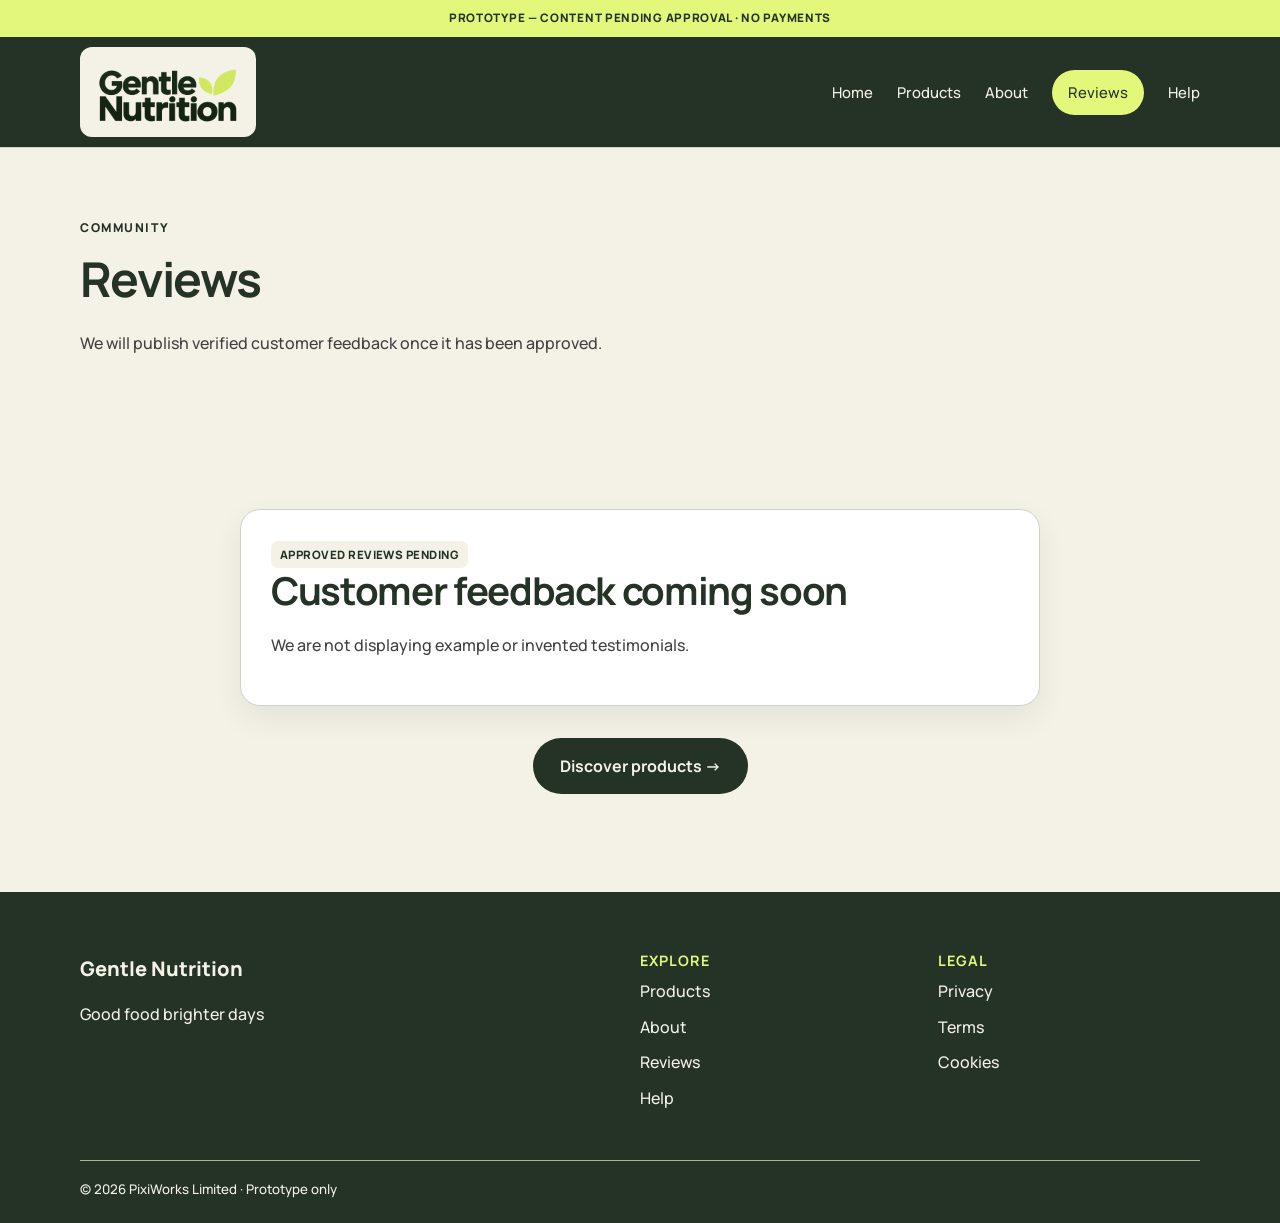
<file: reviews.html>
<!DOCTYPE html>
<html lang="en"><head><meta charset="utf-8"/><meta content="width=device-width,initial-scale=1" name="viewport"/><meta content="Gentle Nutrition: practical nutrition guidance and digital resources" name="description"/><title>Reviews | Gentle Nutrition Demo</title><link href="style.css" rel="stylesheet"/><script defer="" src="script.js"></script></head><body><a class="skip-link" href="#main">Skip to main content</a><div class="demo-banner">PROTOTYPE — CONTENT PENDING APPROVAL · NO PAYMENTS</div>
<header class="site-header"><div class="container header-inner"><a class="brand" href="index.html"><img alt="Gentle Nutrition" class="official-logo" src="assets/gentle-nutrition-official-dark-logo.png"/></a><button aria-controls="main-nav" aria-expanded="false" class="menu-toggle" type="button">☰ Menu</button><nav aria-label="Main navigation" id="main-nav"><a href="index.html">Home</a><a href="products.html">Products</a><a href="about.html">About</a><a href="reviews.html" aria-current="page">Reviews</a><a href="faq.html">Help</a></nav></div></header><main id="main"><section class="page-intro"><div class="container"><p class="eyebrow">COMMUNITY</p><h1>Reviews</h1><p>We will publish verified customer feedback once it has been approved.</p></div></section><section class="section"><div class="container narrow"><div class="review-card"><span class="draft-tag">APPROVED REVIEWS PENDING</span><h2>Customer feedback coming soon</h2><p>We are not displaying example or invented testimonials.</p></div><p class="centered"><a class="btn btn-secondary" href="products.html">Discover products →</a></p></div></section></main><footer class="site-footer"><div class="container footer-grid"><div><a class="footer-brand" href="index.html">Gentle Nutrition</a><p>Good food brighter days</p></div><div><h3>EXPLORE</h3><a href="products.html">Products</a><a href="about.html">About</a><a href="reviews.html">Reviews</a><a href="faq.html">Help</a></div><div><h3>LEGAL</h3><a href="privacy.html">Privacy</a><a href="terms.html">Terms</a><a href="cookies.html">Cookies</a></div></div><div class="container footer-bottom">© <span data-year=""></span> PixiWorks Limited · Prototype only</div></footer></body></html>
</file>
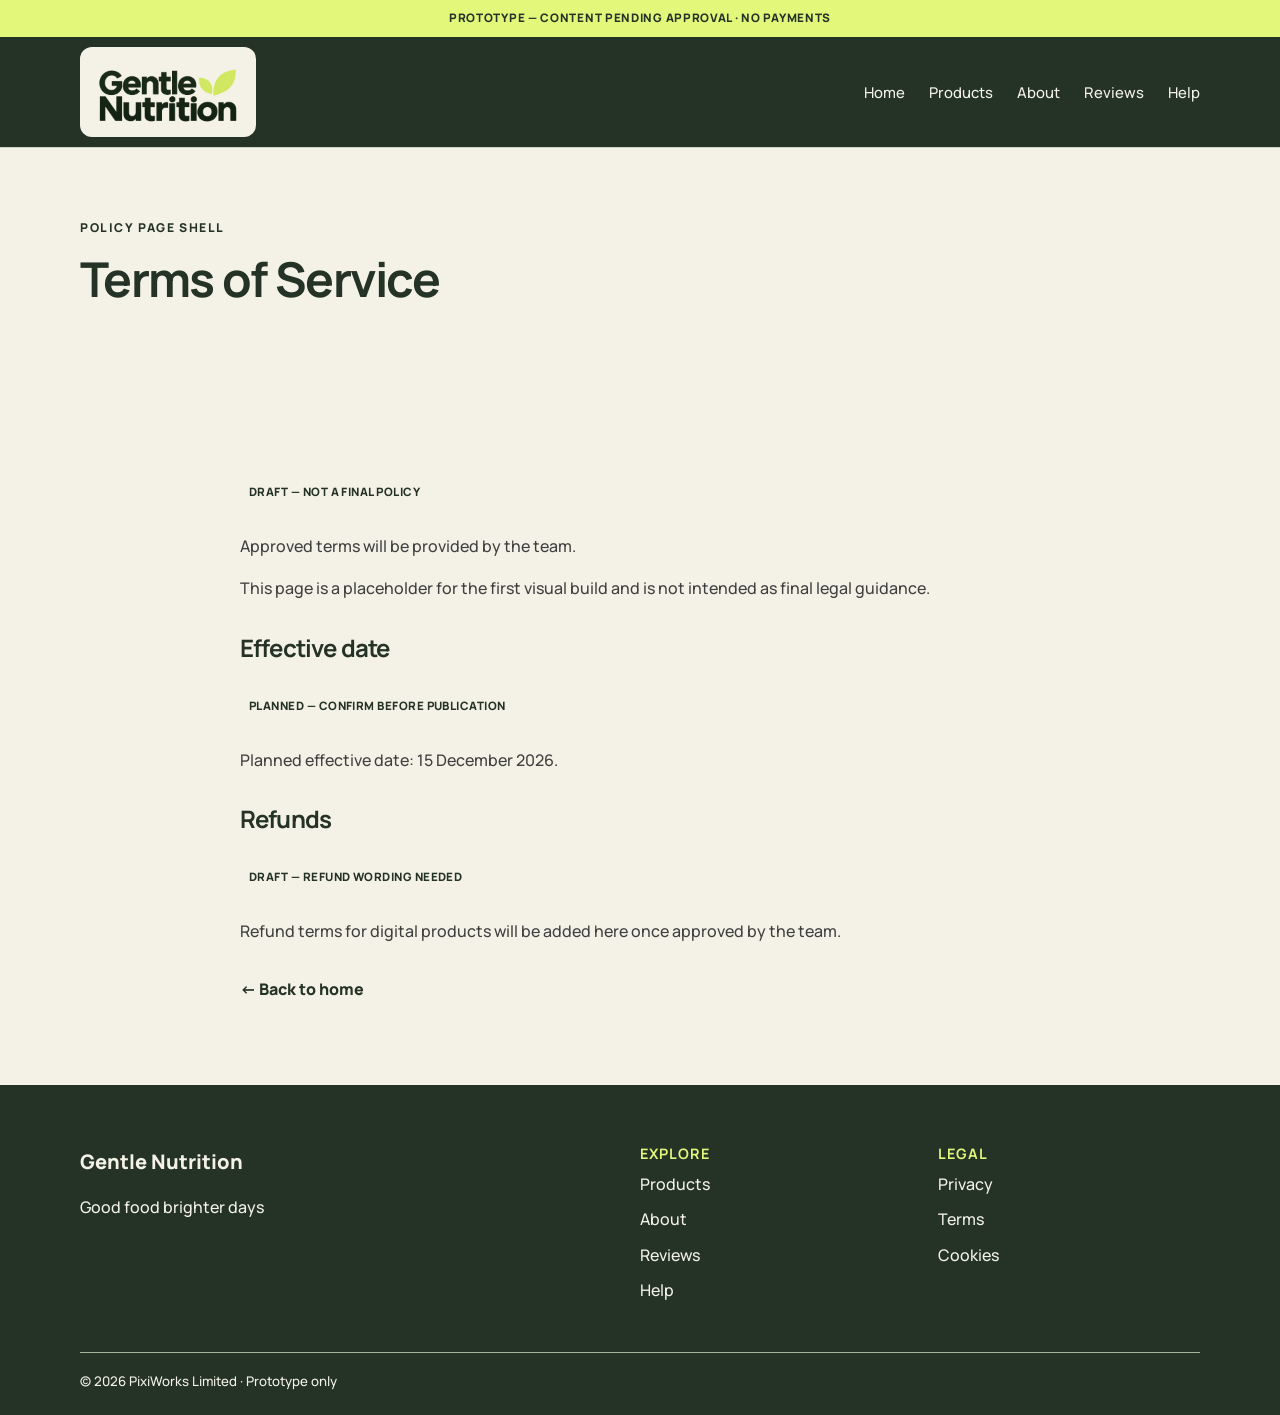
<file: terms.html>
<!DOCTYPE html>
<html lang="en"><head><meta charset="utf-8"/><meta content="width=device-width,initial-scale=1" name="viewport"/><meta content="Gentle Nutrition website layout prototype based on team wireframes" name="description"/><title>Terms of Service | Gentle Nutrition Demo</title><link href="style.css" rel="stylesheet"/><script defer="" src="script.js"></script></head><body><a class="skip-link" href="#main">Skip to main content</a><div class="demo-banner">PROTOTYPE — CONTENT PENDING APPROVAL · NO PAYMENTS</div>
<header class="site-header"><div class="container header-inner"><a class="brand" href="index.html"><img alt="Gentle Nutrition" class="official-logo" src="assets/gentle-nutrition-official-dark-logo.png"/></a><button aria-controls="main-nav" aria-expanded="false" class="menu-toggle" type="button">☰ Menu</button><nav aria-label="Main navigation" id="main-nav"><a href="index.html">Home</a><a href="products.html">Products</a><a href="about.html">About</a><a href="reviews.html">Reviews</a><a href="faq.html">Help</a></nav></div></header><main id="main"><section class="page-intro"><div class="container"><p class="eyebrow">POLICY PAGE SHELL</p><h1>Terms of Service</h1></div></section><section class="section"><div class="container narrow"><p class="draft-tag">DRAFT — NOT A FINAL POLICY</p><p>Approved terms will be provided by the team.</p><p>This page is a placeholder for the first visual build and is not intended as final legal guidance.</p><section class="policy-section"><h2>Effective date</h2><p class="draft-tag">PLANNED — CONFIRM BEFORE PUBLICATION</p><p>Planned effective date: 15 December 2026.</p></section><section class="policy-section"><h2>Refunds</h2><p class="draft-tag">DRAFT — REFUND WORDING NEEDED</p><p>Refund terms for digital products will be added here once approved by the team.</p></section><a class="text-link" href="index.html">← Back to home</a></div></section></main><footer class="site-footer"><div class="container footer-grid"><div><a class="footer-brand" href="index.html">Gentle Nutrition</a><p>Good food brighter days</p></div><div><h3>EXPLORE</h3><a href="products.html">Products</a><a href="about.html">About</a><a href="reviews.html">Reviews</a><a href="faq.html">Help</a></div><div><h3>LEGAL</h3><a href="privacy.html">Privacy</a><a href="terms.html">Terms</a><a href="cookies.html">Cookies</a></div></div><div class="container footer-bottom">© <span data-year=""></span> PixiWorks Limited · Prototype only</div></footer></body></html>
</file>
<file: style.css>
@import url('https://fonts.googleapis.com/css2?family=Manrope:wght@300;400;500;600;700;800&display=swap');
:root{--forest:#253326;--lime:#E3F77B;--cream:#F4F2E7;--sage:#A9B59B;--graphite:#404040;--white:#FFFFFF;--green:var(--forest);--green-dark:var(--forest);--ink:var(--graphite);--muted:#505950;--border:#CCD4C5;--pale:var(--cream);--shadow:0 12px 30px rgba(37,51,38,.08)}
*{box-sizing:border-box}html{scroll-behavior:smooth}body{margin:0;font-weight:500;font-family:'Manrope',Geneva,Verdana,sans-serif;color:var(--graphite);background:var(--cream);line-height:1.65}a{color:inherit}button,input{font:inherit}button{cursor:pointer}button:disabled{cursor:not-allowed;opacity:.65}img{max-width:100%;height:auto}h1,h2,h3{color:var(--forest);line-height:1.2;letter-spacing:-.035em;font-weight:700}h1{font-size:clamp(2.25rem,4.5vw,3rem);margin:0 0 22px}h2{font-size:clamp(1.8rem,3vw,2.5rem);margin:0 0 18px}h3{font-size:clamp(1.18rem,2vw,1.875rem);margin:0 0 9px}.container{width:min(1120px,calc(100% - 48px));margin-inline:auto}.demo-banner{padding:9px 12px;background:var(--lime);color:var(--forest);text-align:center;font-size:.73rem;font-weight:800;letter-spacing:.06em}.site-header{background:var(--cream);border-bottom:1px solid var(--border)}.header-inner{min-height:80px;display:flex;align-items:center;justify-content:space-between;gap:20px}.brand,.footer-brand{font-size:1.25rem;font-weight:800;text-decoration:none;white-space:nowrap}.brand-mark{font-size:1.6rem;color:var(--forest);margin-right:5px}.site-header nav{display:flex;gap:24px;align-items:center}.site-header nav a{text-decoration:none;font-weight:500;font-size:.93rem;padding:10px 0}.site-header nav a:hover,.site-header nav a[aria-current=page]{text-decoration:underline;text-underline-offset:6px}.menu-toggle{display:none;background:var(--forest);color:var(--cream);border:0;border-radius:999px;padding:9px 16px}.hero{background:var(--forest);padding:105px 0 112px;text-align:center}.hero-content{max-width:810px}.hero h1{color:var(--cream)}.hero .eyebrow{color:var(--lime)}.hero p:not(.eyebrow){font-size:1.1rem;color:var(--cream);max-width:660px;margin:0 auto 28px}.eyebrow{font-size:.76rem;font-weight:800;letter-spacing:.13em;color:var(--forest);margin:0 0 12px}.btn{display:inline-flex;align-items:center;justify-content:center;gap:10px;padding:13px 25px;border-radius:40px;text-decoration:none;border:2px solid transparent;font-weight:700;transition:transform .16s,box-shadow .16s}.btn:hover:not(:disabled){transform:translateY(-2px);box-shadow:0 6px 18px rgba(37,51,38,.15)}.btn-primary{background:var(--lime);color:var(--forest)}.btn-secondary,.btn-outline{background:var(--forest);color:var(--cream)}.btn-primary:disabled{background:var(--sage);color:var(--forest)}.section{padding:82px 0}.compact-top{padding-top:42px}.cream-section{background:var(--cream)}.section-heading{display:flex;justify-content:space-between;align-items:end;gap:24px;margin-bottom:28px}.section-heading .muted{max-width:340px}.muted{color:var(--muted)}.product-grid{display:grid;grid-template-columns:repeat(3,minmax(0,1fr));gap:22px}.product-card{border:1px solid var(--border);border-radius:22px;overflow:hidden;background:var(--white);text-decoration:none;box-shadow:var(--shadow);transition:transform .18s,box-shadow .18s}.product-card:hover{transform:translateY(-4px);box-shadow:0 16px 34px rgba(37,51,38,.15)}.cover{min-height:235px;display:grid;place-items:center;padding:20px;background:var(--cream);color:var(--forest)}.cover-challenge{background:#E9EED8}.cover-lunchboxes{background:#F2EAD9}.cover-constructors{background:#E5EBE0}.cover-placeholder{display:flex;flex-direction:column;align-items:center;justify-content:center;text-align:center;gap:15px;min-height:160px;border:2px dashed var(--sage);border-radius:18px;width:100%;padding:20px}.cover-placeholder span{font-size:3rem}.cover-placeholder small{font-size:.76rem;font-weight:700;letter-spacing:.05em}.product-card-content{padding:23px}.product-card-content p{color:var(--muted);margin:8px 0 14px}.product-card-content .price-small{color:var(--forest);font-weight:800}.tiny-label,.draft-tag{display:inline-block;background:var(--cream);color:var(--forest);padding:4px 9px;border-radius:7px;font-size:.72rem;letter-spacing:.04em;font-weight:800}.tiny-label{margin-bottom:12px}.text-link{color:var(--forest);font-weight:800;text-decoration:none}.text-link:hover{text-decoration:underline}.centered{text-align:center;margin-top:32px}.split,.story-split,.about-block,.product-detail{display:grid;grid-template-columns:1fr 1fr;gap:40px;align-items:center}.feature-panel{padding:48px;background:var(--cream);border-radius:25px}.image-placeholder{min-height:350px;border:2px dashed var(--sage);border-radius:25px;background:var(--cream);display:flex;align-items:center;justify-content:center;flex-direction:column;text-align:center;padding:20px}.illustration-leaf{font-size:5rem;color:var(--forest)}.feature-list{padding-left:24px}.feature-list li{margin-bottom:10px}.portrait-placeholder{width:min(100%,300px);aspect-ratio:1;border:2px dashed var(--sage);border-radius:50%;background:var(--cream);display:grid;place-items:center;text-align:center;margin-inline:auto;padding:20px}.review-grid{display:grid;grid-template-columns:repeat(2,1fr);gap:22px;margin-top:26px}.review-card{border:1px solid var(--border);border-radius:20px;padding:30px;background:white;box-shadow:var(--shadow)}.review-card h3{margin-top:16px}.site-footer{background:var(--forest);color:var(--cream);padding:60px 0 22px}.site-footer a,.site-footer p{color:var(--cream)}.footer-grid{display:grid;grid-template-columns:2fr 1fr 1fr;gap:35px}.footer-grid h3{color:var(--lime);font-size:.9rem;letter-spacing:.07em}.footer-grid a:not(.footer-brand){display:block;text-decoration:none;margin:9px 0}.footer-grid a:hover{text-decoration:underline}.footer-bottom{border-top:1px solid var(--sage);margin-top:40px;padding-top:18px;font-size:.83rem}.page-intro{background:var(--cream);padding:70px 0 55px}.page-intro p:not(.eyebrow){max-width:680px}.slim-intro{padding:30px 0}.back-link{display:inline-block;margin-bottom:20px;font-weight:700;text-decoration:none;color:var(--forest)}.search-row{display:flex;align-items:center;justify-content:space-between;gap:20px;margin-bottom:28px}.search-box{display:flex;align-items:center;gap:12px;flex:1;max-width:640px;border:1px solid var(--border);border-radius:15px;padding:12px 18px;background:white}.search-box span{font-size:1.5rem}.search-box input{width:100%;min-width:0;border:0;outline:0}.search-box:focus-within{outline:3px solid var(--forest);outline-offset:2px}.results-count{font-size:.9rem;color:var(--muted)}.empty-results{padding:25px;border:1px dashed var(--sage);border-radius:15px}.product-detail{grid-template-columns:1.05fr .95fr;align-items:start;gap:55px}.cover-large{min-height:480px;border-radius:22px}.cover-large .cover-placeholder{min-height:380px}.detail-content h1{font-size:clamp(2.1rem,4vw,3.5rem);margin:16px 0 8px}.detail-price{font-size:1.6rem;font-weight:800;color:var(--forest)}.detail-content h2{font-size:1.3rem;margin-top:28px}.wide-btn{width:100%;margin-top:16px}.center-text{text-align:center;font-size:.85rem}.narrow{max-width:800px}.faq-intro{text-align:center}.faq-intro p:not(.eyebrow){margin-inline:auto}.faq-group{margin-bottom:48px}.faq-group h2{font-size:1.7rem}.faq-item{border-top:1px solid var(--border)}.faq-item:last-child{border-bottom:1px solid var(--border)}.faq-item summary{cursor:pointer;padding:20px 6px;display:flex;justify-content:space-between;gap:18px;font-weight:700;list-style:none}.faq-item summary::-webkit-details-marker{display:none}.faq-chevron{font-size:1.5rem}.faq-answer{padding:0 12px 18px}.tall-image{min-height:420px}:focus-visible{outline:3px solid #516F26;outline-offset:4px}[hidden]{display:none!important}@media(max-width:900px){.product-grid{grid-template-columns:repeat(2,minmax(0,1fr))}.feature-panel{padding:30px}}@media(max-width:700px){.container{width:calc(100% - 32px)}.header-inner{flex-wrap:wrap;min-height:70px}.menu-toggle{display:block}.site-header nav{display:none;flex-direction:column;align-items:stretch;width:100%;gap:0;padding-bottom:16px}.site-header nav.open{display:flex}.site-header nav a{padding:12px}.hero{padding:72px 0}.section{padding:54px 0}.compact-top{padding-top:35px}.product-grid,.split,.story-split,.about-block,.product-detail,.review-grid,.footer-grid{grid-template-columns:1fr}.section-heading{display:block}.feature-panel{padding:28px}.search-row{flex-direction:column;align-items:stretch}.search-box{max-width:none}.cover-large{min-height:350px}.cover-large .cover-placeholder{min-height:280px}.page-intro{padding:50px 0 38px}.footer-grid{gap:20px}.tall-image{min-height:280px}}@media(max-width:400px){.brand{font-size:1rem}.menu-toggle{font-size:.85rem;padding:8px 12px}.product-grid{gap:16px}.product-card-content{padding:18px}}

/* Locally packaged approved product cover assets */
.cover:has(.product-cover-image){padding:0;display:block;min-height:0;background:var(--cream)}
.product-cover-image{display:block;width:100%;height:auto;aspect-ratio:1/1;object-fit:contain;background:var(--cream)}
.cover-large:has(.product-cover-image){min-height:0;overflow:hidden}
.cover-large .product-cover-image{aspect-ratio:1/1}

/* Official supplied logo — preserve aspect ratio, colour and full artwork. */
.site-header .brand{display:inline-flex;align-items:center;justify-content:center;flex:0 0 auto;padding:12px 0;line-height:1;white-space:normal}
.official-logo{display:block;width:148px;height:auto;max-width:100%;object-fit:contain}
.site-header .header-inner{min-height:100px}
.site-header .brand:focus-visible{outline:3px solid var(--forest);outline-offset:4px}
.site-header nav a{color:var(--forest)}
.btn-primary{background:var(--lime);color:var(--forest);border-radius:40px}
.btn-secondary,.btn-outline{background:var(--forest);color:var(--cream);border-radius:40px}
.menu-toggle{border-radius:40px}
@media(max-width:700px){.site-header .header-inner{min-height:86px}.official-logo{width:128px}.site-header .brand{padding:10px 0}}
@media(max-width:360px){.official-logo{width:120px}}
@media(prefers-reduced-motion:reduce){html{scroll-behavior:auto}*,*::before,*::after{transition:none!important;animation:none!important}}

/* November brand refinement: gentle layered backgrounds, no product image edits. */
.site-header{background:var(--forest)}.site-header nav a{color:var(--cream)}
.site-header nav a[aria-current=page]{background:var(--lime);color:var(--forest);border-radius:40px;padding:10px 16px;text-decoration:none}
.site-header .brand{background:var(--cream);border-radius:12px;margin:10px 0;padding:8px 14px;min-width:0}
.hero{position:relative;overflow:hidden;text-align:left;background:radial-gradient(ellipse at 82% 32%,rgba(169,181,155,.53) 0%,transparent 39%),radial-gradient(ellipse at 92% 90%,rgba(227,247,123,.25),transparent 45%),linear-gradient(105deg,#F4F2E7 22%,#E8E7D8 100%);padding:100px 0 108px}
.hero::after{content:"";position:absolute;right:-110px;top:10%;width:min(45vw,540px);aspect-ratio:1;border-radius:50%;background:radial-gradient(circle at 40% 40%,#dbe5c5 0 15%,#a9b59b 16% 28%,#F4F2E7 29% 33%,#d3d2bd 34% 36%,transparent 37%);opacity:.55;pointer-events:none}
.hero-content{position:relative;z-index:1;max-width:1120px}.hero-content>*{max-width:580px}.hero h1{color:var(--forest)}.hero .eyebrow{color:var(--forest)}.hero p:not(.eyebrow){color:var(--graphite);margin:0 0 28px}
.product-card{background:#fffdf6}.cover:has(.product-cover-image){background:linear-gradient(140deg,#E8E4D8,#F4F2E7)}
.explore-icons{background:#EAECDD}.icon-grid{display:grid;grid-template-columns:repeat(4,minmax(0,1fr));gap:18px;margin-top:30px}.icon-topic{padding:26px 16px;text-align:center;border:1px solid #D1D9C9;border-radius:20px;background:#fffdf7}.icon-circle{width:70px;height:70px;display:inline-flex;align-items:center;justify-content:center;border-radius:50%;background:var(--lime);color:var(--forest)}.icon-topic h3{font-size:1.2rem;margin:15px 0 6px}.icon-topic p{margin:0;font-size:.9rem;color:var(--graphite)}
@media(max-width:800px){.icon-grid{grid-template-columns:repeat(2,minmax(0,1fr))}.hero::after{opacity:.24}}
@media(max-width:700px){.site-header nav a{color:var(--cream)}.site-header .brand{margin:8px 0}.hero{padding:68px 0}.hero::after{width:280px;right:-180px;top:8%}.hero-content>*{max-width:100%}}
@media(max-width:380px){.icon-grid{gap:10px}.icon-topic{padding:20px 10px}.icon-circle{width:58px;height:58px}}

/* Update: skip link, clearer disabled state, contact and policy blocks */
.skip-link{position:absolute;left:12px;top:-60px;z-index:100;background:var(--lime);color:var(--forest);padding:10px 18px;border-radius:40px;font-weight:800;text-decoration:none}.skip-link:focus{top:12px}
button:disabled{opacity:1}.btn-primary:disabled{background:var(--sage);color:var(--forest);border:2px dashed var(--forest)}
.contact-card{margin:40px 0 24px;padding:28px;background:var(--white);border:1px solid var(--border);border-radius:20px}.contact-card h2{font-size:1.4rem;margin-bottom:10px}.contact-card p{margin:6px 0}.contact-card a{color:var(--forest);font-weight:800}
.policy-section{margin:32px 0}.policy-section h2{font-size:1.5rem}
@media print{.demo-banner,.site-header,.site-footer{display:none}}

/* Product page (aligned to Andre's wireframes) */
.sr-only{position:absolute;width:1px;height:1px;overflow:hidden;clip:rect(0 0 0 0);white-space:nowrap}
.crumbs{padding:22px 0 8px;font-size:.9rem}.crumbs ol{list-style:none;margin:0;padding:0;display:flex;flex-wrap:wrap}.crumbs li+li::before{content:"›";margin:0 8px;color:var(--muted)}.crumbs a{color:var(--forest);font-weight:700}
.pdp-hero{padding:8px 0 34px}.hero-headline{font-weight:700;color:var(--forest);margin:0 0 10px}
.rating-row{margin:4px 0 14px}.stars{color:var(--forest);letter-spacing:.1em}.rating-row a{color:var(--forest);font-weight:700}
.benefits{padding-left:20px;margin:6px 0 18px}.benefits-title{margin-bottom:0}.pdp-rest .draft-tag{margin-left:4px}
.pdp-extra{display:grid;grid-template-columns:1fr 1fr;gap:18px;padding-bottom:70px;align-items:stretch}
.pdp-extra>.carousel,.pdp-extra>.acc-reviews,.pdp-extra>.recs{grid-column:1/-1}
.acc{border:1px solid var(--border);border-radius:22px;background:var(--white);overflow:hidden}
.acc summary{list-style:none;cursor:pointer;display:flex;justify-content:space-between;align-items:center;gap:16px;padding:18px 22px;font-weight:800;color:var(--forest)}
.acc summary::-webkit-details-marker{display:none}.acc-chevron{font-size:1.2rem;transition:transform .2s}.acc[open]>summary .acc-chevron{transform:rotate(180deg)}
.acc-body{padding:0 22px 20px}.acc-body p{margin:0 0 10px}
.acc-reviews{border:0;background:transparent;overflow:visible}.acc-reviews>summary{display:none}.acc-reviews .acc-body{padding:0}
.carousel{margin:34px 0 18px}.carousel-stage{display:flex;align-items:center;justify-content:center;gap:12px;overflow:hidden}
.slide{flex:0 1 auto;border:1px solid var(--border);border-radius:22px;overflow:hidden;background:var(--cream);aspect-ratio:3/4;display:grid;place-items:center}
.slide.current{width:min(30%,300px)}.slide.side{width:min(22%,220px);opacity:.55}
.slide .product-cover-image{aspect-ratio:auto;width:100%;height:100%;object-fit:contain}
.slide-ph{display:flex;flex-direction:column;gap:8px;text-align:center;padding:14px;border:2px dashed var(--sage);border-radius:16px;margin:10px;font-size:.85rem}
.carousel-btn{flex:none;width:44px;height:44px;border-radius:50%;border:0;background:var(--forest);color:var(--cream);font-size:1.6rem;line-height:1}
.carousel-btn:hover{background:var(--graphite)}
.reviews-grid{display:grid;grid-template-columns:1fr 1fr;gap:16px;margin:20px 0}.pdp-review{padding:20px}.pdp-review p{margin:4px 0}.review-more{text-align:center;margin:0 0 20px}
.recs h2{font-size:1.9rem}.recs-grid{display:grid;grid-template-columns:repeat(auto-fit,minmax(200px,1fr));gap:20px}.rec-card h3{font-size:1.1rem}
.buy-bar{display:none}
@media(max-width:700px){
.product-page .site-header{position:sticky;top:0;z-index:60}
.detail-content .wide-btn{display:none}
.pdp-extra{grid-template-columns:1fr;padding-bottom:40px}
.pdp-extra .carousel{order:1;margin:10px 0}.acc-usage{order:2}.acc-delivery{order:3}.acc-reviews{order:4}.recs{order:5}
.acc-reviews{border:1px solid var(--border);background:var(--white);overflow:hidden}.acc-reviews>summary{display:flex}.acc-reviews .acc-body{padding:0 16px 20px}
.reviews-grid{grid-template-columns:1fr}
.slide.current{width:48%}.slide.side{width:14%}.carousel-stage{gap:4px}.carousel-btn{width:36px;height:36px}
.recs-grid{grid-template-columns:repeat(2,minmax(0,1fr))}.rec-card:nth-child(n+3){display:none}
.buy-bar{display:block;position:fixed;left:0;right:0;bottom:0;z-index:50;background:var(--lime);border-top:3px solid var(--forest);box-shadow:0 -8px 24px rgba(37,51,38,.22);padding:12px 0 calc(12px + env(safe-area-inset-bottom,0px))}
.buy-bar .btn{width:100%;background:var(--forest);color:var(--cream)}
.buy-bar .btn:disabled{background:transparent;color:var(--forest);border:2px dashed var(--forest);opacity:1}
.product-page .site-footer{padding-bottom:96px}
}
</file>
